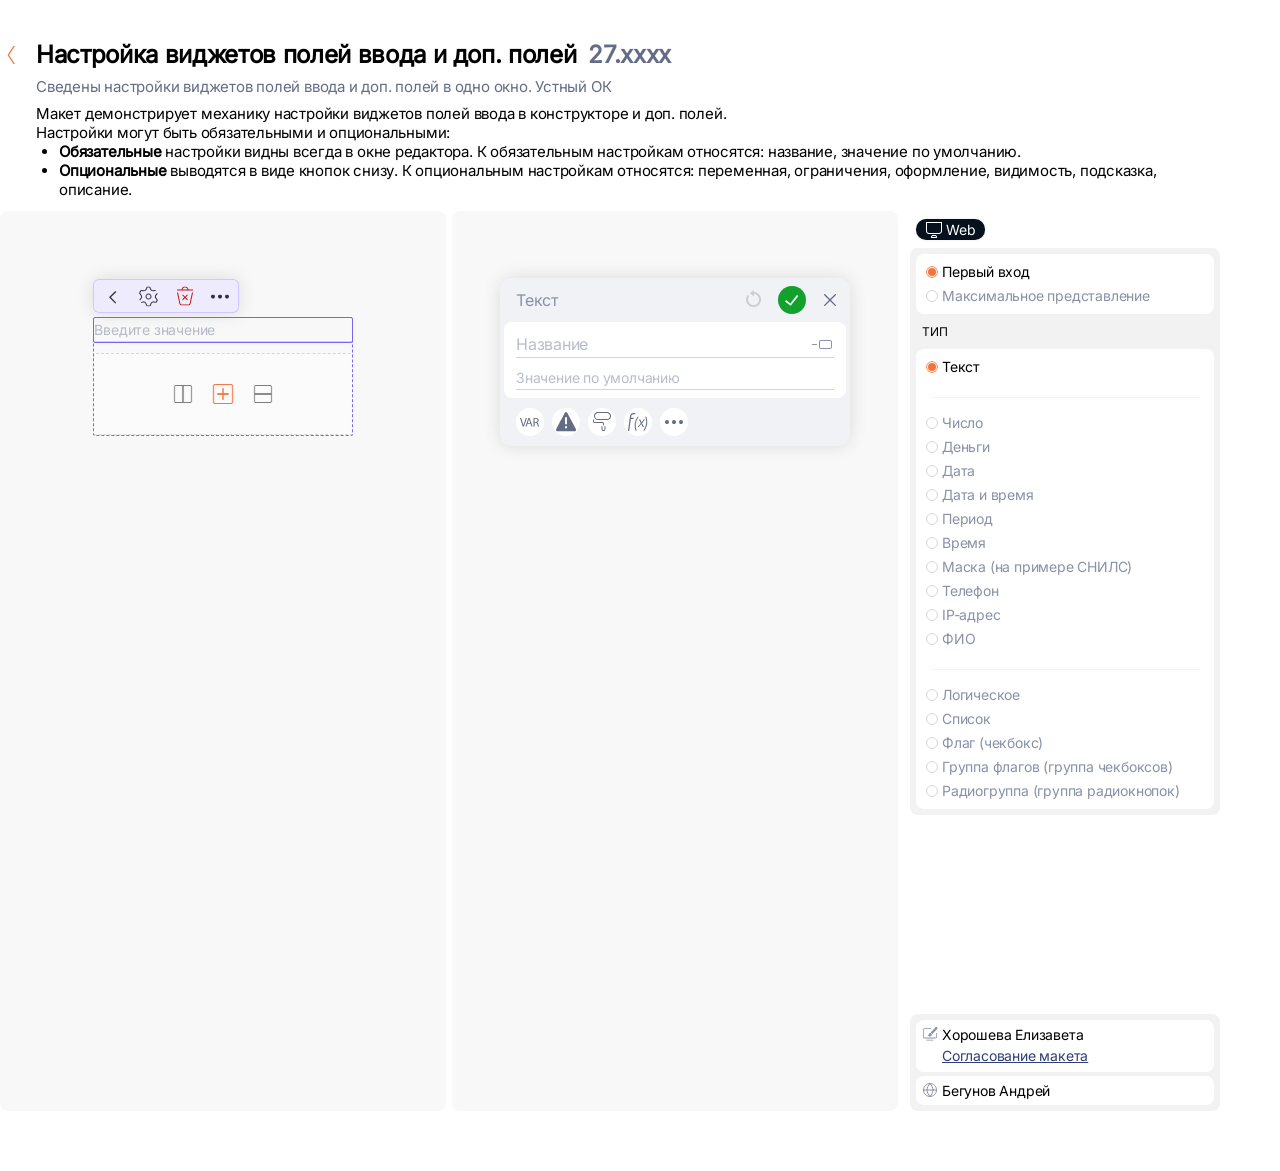
<file: index.html>
<!doctype html>
<html lang="ru">
<head>
  <meta charset="utf-8">
  <meta name="viewport" content="width=device-width, initial-scale=1">
  <title>Настройка оформления виджетов</title>
  <link rel="stylesheet" href="styles.css?v=full-name-font-size">
  <script src="color-dialog.js" defer></script>
  <script src="app.js?v=full-name-widget" defer></script>
</head>
<body>
  <svg xmlns="http://www.w3.org/2000/svg" aria-hidden="true" width="0" height="0" style="position: absolute">
    <defs>
      <symbol id="icon-toolbar-back" viewBox="0 0 8 13" fill="none">
        <path d="M6.28125 0L7.3125 0.984375L1.92188 6.32812L7.21875 11.6719L6.32812 12.5625L0 6.32812L6.28125 0Z" fill="#333333"/>
      </symbol>
      <symbol id="icon-toolbar-settings" viewBox="0 0 19 20" fill="none">
        <path d="M9.51562 11.9531C10.0781 11.9531 10.5469 11.7656 10.9219 11.3906C11.3281 10.9844 11.5312 10.5156 11.5312 9.98438C11.5312 9.42188 11.3281 8.95312 10.9219 8.57812C10.5469 8.17188 10.0781 7.96875 9.51562 7.96875C8.95312 7.96875 8.46875 8.17188 8.0625 8.57812C7.6875 8.95312 7.5 9.42188 7.5 9.98438C7.5 10.5156 7.6875 10.9844 8.0625 11.3906C8.46875 11.7656 8.95312 11.9531 9.51562 11.9531ZM2.48438 8.39062C2.89062 8.92188 3.09375 9.53125 3.09375 10.2188C3.09375 10.875 2.89062 11.4688 2.48438 12L1.07812 13.875L0.28125 13.2656L1.6875 11.3906C1.96875 11.0469 2.10938 10.6562 2.10938 10.2188C2.10938 9.75 1.96875 9.34375 1.6875 9L0 6.79688L0.09375 6.51562C0.46875 5.45312 1.03125 4.48438 1.78125 3.60938L1.96875 3.375L4.6875 3.75H4.96875C5.3125 3.75 5.65625 3.65625 6 3.46875C6.34375 3.25 6.59375 2.9375 6.75 2.53125L7.73438 0.140625L8.01562 0.09375C8.26562 0.03125 8.5 0 8.71875 0H10.125C10.3438 0 10.5781 0.03125 10.8281 0.09375L11.1094 0.140625L12.1406 2.53125C12.2969 2.9375 12.5469 3.25 12.8906 3.46875C13.2344 3.65625 13.5781 3.75 13.9219 3.75H14.2031L16.6875 3.42188L16.8281 4.40625L14.3438 4.73438H14.0156C13.4844 4.73438 12.9375 4.59375 12.375 4.3125C11.8438 4 11.4531 3.53125 11.2031 2.90625L10.4062 1.03125C10.0938 1 9.76562 0.984375 9.42188 0.984375C9.10938 0.984375 8.78125 1 8.4375 1.03125L7.6875 2.90625C7.4375 3.53125 7.03125 4 6.46875 4.3125C5.9375 4.59375 5.40625 4.73438 4.875 4.73438H4.54688L2.39062 4.45312C1.89062 5.07812 1.46875 5.79688 1.125 6.60938L2.48438 8.39062ZM9.51562 6.98438C10.3281 6.98438 11.0312 7.28125 11.625 7.875C12.2188 8.46875 12.5156 9.17188 12.5156 9.98438C12.5156 10.7969 12.2188 11.5 11.625 12.0938C11.0312 12.6875 10.3281 12.9844 9.51562 12.9844C8.70312 12.9844 8 12.6875 7.40625 12.0938C6.8125 11.5 6.51562 10.7969 6.51562 9.98438C6.51562 9.17188 6.8125 8.46875 7.40625 7.875C8 7.28125 8.70312 6.98438 9.51562 6.98438ZM18.8438 13.4062L18.75 13.6875C18.4375 14.5625 17.9688 15.375 17.3438 16.125L17.2031 16.3594L14.5781 15.9844H14.2969C13.9531 15.9844 13.6094 16.0938 13.2656 16.3125C12.9219 16.5 12.6719 16.7969 12.5156 17.2031L11.4375 19.7812L11.1562 19.8281C10.5938 19.9219 10.0156 19.9688 9.42188 19.9688C8.89062 19.9688 8.34375 19.9219 7.78125 19.8281L7.5 19.7812L6.46875 17.25C6.3125 16.8438 6.04688 16.5469 5.67188 16.3594C5.32812 16.1406 4.98438 16.0312 4.64062 16.0312H4.35938L2.0625 16.3594L1.96875 15.375L4.21875 15.0469H4.54688C5.10938 15.0469 5.65625 15.2031 6.1875 15.5156C6.75 15.7969 7.15625 16.25 7.40625 16.875L8.20312 18.8906C8.64062 18.9219 9.0625 18.9375 9.46875 18.9375C9.90625 18.9375 10.3281 18.9219 10.7344 18.8906L11.5781 16.8281C11.8281 16.2031 12.2188 15.75 12.75 15.4688C13.3125 15.1562 13.8594 15 14.3906 15H14.7188L16.7344 15.2812C16.9219 15.0312 17.0938 14.7656 17.25 14.4844C17.4062 14.1719 17.5625 13.875 17.7188 13.5938L16.5 11.9531C16.0625 11.4219 15.8438 10.8281 15.8438 10.1719C15.8438 9.48438 16.0625 8.875 16.5 8.34375L17.9531 6.375L18.75 6.98438L17.2969 8.95312C17.0156 9.29688 16.875 9.70312 16.875 10.1719C16.875 10.6094 17.0156 11 17.2969 11.3438L18.8438 13.4062Z" fill="#333333"/>
      </symbol>
      <symbol id="icon-toolbar-delete" viewBox="0 0 17 19" fill="none">
        <path d="M10.5 3C10.5 2.9375 10.4844 2.90625 10.4531 2.90625C10.4531 2.875 10.4531 2.82812 10.4531 2.76562C10.0156 1.57812 9.20312 0.984375 8.01562 0.984375C6.82812 0.984375 6.01562 1.57812 5.57812 2.76562C5.57812 2.82812 5.5625 2.875 5.53125 2.90625C5.53125 2.90625 5.53125 2.9375 5.53125 3H10.5ZM0 6H1.03125L3.28125 16.6875C3.34375 17.0625 3.54688 17.375 3.89062 17.625C4.26562 17.875 4.64062 18 5.01562 18H11.0156C11.3906 18 11.75 17.875 12.0938 17.625C12.4688 17.375 12.6875 17.0625 12.75 16.6875L15 6H16.0312L13.7344 16.8281C13.6719 17.4531 13.3594 17.9688 12.7969 18.375C12.2344 18.7812 11.6406 18.9844 11.0156 18.9844H5.01562C4.39062 18.9844 3.79688 18.7812 3.23438 18.375C2.67188 17.9688 2.35938 17.4531 2.29688 16.8281L0 6ZM0 3H4.5L4.54688 2.90625V2.76562C4.57812 2.70312 4.59375 2.65625 4.59375 2.625C4.59375 2.5625 4.60938 2.5 4.64062 2.4375C4.76562 2.09375 4.9375 1.76562 5.15625 1.45312C5.40625 1.07812 5.75 0.75 6.1875 0.46875C6.65625 0.15625 7.26562 0 8.01562 0C8.76562 0 9.35938 0.15625 9.79688 0.46875C10.2656 0.75 10.625 1.07812 10.875 1.45312C11.0312 1.64062 11.2031 1.96875 11.3906 2.4375C11.4219 2.5 11.4375 2.5625 11.4375 2.625C11.4375 2.65625 11.4531 2.70312 11.4844 2.76562V2.90625H11.5312V3H16.0312V3.98438H0V3ZM5.20312 12.9375L7.3125 10.8281L5.20312 8.67188L5.90625 7.96875L8.01562 10.125L10.125 7.96875L10.8281 8.67188L8.71875 10.8281L10.8281 12.9375L10.125 13.6406L8.01562 11.5312L5.90625 13.6406L5.20312 12.9375Z" fill="#C2140A"/>
      </symbol>
      <symbol id="icon-toolbar-more" viewBox="0 0 18 5" fill="none">
        <path d="M2.01562 0C2.54688 0 3 0.203125 3.375 0.609375C3.78125 0.984375 3.98438 1.45312 3.98438 2.01562C3.98438 2.57812 3.78125 3.0625 3.375 3.46875C3 3.84375 2.54688 4.03125 2.01562 4.03125C1.45312 4.03125 0.96875 3.84375 0.5625 3.46875C0.1875 3.0625 0 2.57812 0 2.01562C0 1.45312 0.1875 0.984375 0.5625 0.609375C0.96875 0.203125 1.45312 0 2.01562 0ZM9 0C9.5625 0 10.0312 0.203125 10.4062 0.609375C10.8125 0.984375 11.0156 1.45312 11.0156 2.01562C11.0156 2.57812 10.8125 3.0625 10.4062 3.46875C10.0312 3.84375 9.5625 4.03125 9 4.03125C8.4375 4.03125 7.95312 3.84375 7.54688 3.46875C7.17188 3.0625 6.98438 2.57812 6.98438 2.01562C6.98438 1.45312 7.17188 0.984375 7.54688 0.609375C7.95312 0.203125 8.4375 0 9 0ZM15.9844 0C16.5469 0 17.0156 0.203125 17.3906 0.609375C17.7969 0.984375 18 1.45312 18 2.01562C18 2.57812 17.7969 3.0625 17.3906 3.46875C17.0156 3.84375 16.5469 4.03125 15.9844 4.03125C15.4531 4.03125 14.9844 3.84375 14.5781 3.46875C14.2031 3.0625 14.0156 2.57812 14.0156 2.01562C14.0156 1.45312 14.2031 0.984375 14.5781 0.609375C14.9844 0.203125 15.4531 0 15.9844 0Z" fill="#333333"/>
      </symbol>
      <symbol id="icon-save" viewBox="0 0 14 11" fill="none">
        <path d="M5.71875 10.8125L0 6.40625L1.0625 5L5.375 8.40625L11.9375 0L13.3125 1.09375L5.71875 10.8125Z" fill="white"/>
      </symbol>
      <symbol id="icon-close" viewBox="0 0 12 12" fill="none">
        <path d="M11.7917 10.875C11.9306 10.9861 12 11.1389 12 11.3333C12 11.5278 11.9306 11.6806 11.7917 11.7917C11.7361 11.875 11.6667 11.9306 11.5833 11.9583C11.5 11.9861 11.4167 12 11.3333 12C11.25 12 11.1667 11.9861 11.0833 11.9583C11 11.9306 10.9306 11.875 10.875 11.7917L6 6.95833L1.125 11.7917C1.06944 11.875 1 11.9306 0.916667 11.9583C0.833333 11.9861 0.75 12 0.666667 12C0.583333 12 0.5 11.9861 0.416667 11.9583C0.333333 11.9306 0.263889 11.875 0.208333 11.7917C0.0694444 11.6806 0 11.5278 0 11.3333C0 11.1389 0.0694444 10.9861 0.208333 10.875L5.04167 6L0.208333 1.125C0.0694444 1.01389 0 0.861111 0 0.666667C0 0.472222 0.0694444 0.319444 0.208333 0.208333C0.319444 0.0694444 0.472222 0 0.666667 0C0.861111 0 1.01389 0.0694444 1.125 0.208333L6 5.04167L10.875 0.208333C10.9861 0.0694444 11.1389 0 11.3333 0C11.5278 0 11.6806 0.0694444 11.7917 0.208333C11.9306 0.319444 12 0.472222 12 0.666667C12 0.861111 11.9306 1.01389 11.7917 1.125L6.95833 6L11.7917 10.875Z" fill="#656C87"/>
      </symbol>
      <symbol id="icon-footer-variable" viewBox="0 0 20 9" fill="none">
        <path d="M10.2656 4.96875L9.46875 2.57812C9.46875 2.54688 9.45312 2.51562 9.42188 2.48438V2.4375C9.39062 2.375 9.375 2.32812 9.375 2.29688V2.25C9.34375 2.21875 9.32812 2.1875 9.32812 2.15625C9.29688 2.125 9.28125 2.09375 9.28125 2.0625V2.01562C9.28125 1.98438 9.26562 1.95312 9.23438 1.92188V1.78125C9.14062 1.5625 9.0625 1.3125 9 1.03125L8.8125 1.78125C8.75 2.03125 8.67188 2.29688 8.57812 2.57812L7.78125 4.96875H10.2656ZM14.625 4.03125H15.7031C16.2969 4.03125 16.7656 3.89062 17.1094 3.60938C17.4531 3.29688 17.625 2.90625 17.625 2.4375C17.625 1.9375 17.4375 1.54688 17.0625 1.26562C16.7188 0.984375 16.2656 0.84375 15.7031 0.84375H15.5625C15.4062 0.84375 15.2344 0.859375 15.0469 0.890625C14.8906 0.890625 14.7344 0.90625 14.5781 0.9375L14.625 4.03125ZM2.76562 8.48438L0 0.09375H1.17188L2.53125 4.21875C2.6875 4.78125 2.84375 5.32812 3 5.85938C3.15625 6.35938 3.29688 6.85938 3.42188 7.35938C3.54688 6.85938 3.70312 6.34375 3.89062 5.8125V5.67188L3.9375 5.625V5.53125L3.98438 5.48438V5.4375L4.03125 5.39062V5.29688L4.07812 5.25C4.17188 4.90625 4.28125 4.5625 4.40625 4.21875L5.8125 0.09375H6.9375L3.9375 8.48438H2.76562ZM7.5 5.8125L6.65625 8.48438H5.53125L8.34375 0.09375H9.65625L12.5156 8.48438H11.3906L10.5 5.8125H7.5ZM13.5 0.1875C13.8125 0.125 14.125 0.078125 14.4375 0.046875C14.7812 0.015625 15.125 0 15.4688 0H16.0312C16.4062 0 16.7656 0.0625 17.1094 0.1875C17.4531 0.3125 17.7656 0.46875 18.0469 0.65625C18.2656 0.875 18.4219 1.10938 18.5156 1.35938C18.6406 1.60938 18.7031 1.89062 18.7031 2.20312V2.29688C18.7031 2.79688 18.5469 3.25 18.2344 3.65625C17.9531 4.03125 17.5938 4.28125 17.1562 4.40625C17.4688 4.5625 17.7344 4.79688 17.9531 5.10938C18.2031 5.39062 18.3438 5.71875 18.375 6.09375C18.4375 6.5625 18.5312 7 18.6562 7.40625C18.7812 7.78125 18.9062 8.15625 19.0312 8.53125L17.9062 8.4375C17.7812 8.15625 17.6719 7.85938 17.5781 7.54688C17.4844 7.20312 17.4062 6.84375 17.3438 6.46875C17.2188 5.875 17.0312 5.45312 16.7812 5.20312C16.5312 4.95312 16.1562 4.8125 15.6562 4.78125H14.6719V8.4375H13.5V0.1875Z" fill="#656C87"/>
      </symbol>
      <symbol id="icon-footer-limits" viewBox="0 0 21 20" fill="none">
        <path d="M19.7344 16.6875C19.9531 17.0625 20.0625 17.4219 20.0625 17.7656C20.0625 18.0156 19.9531 18.3281 19.7344 18.7031C19.5156 19.0469 19.0312 19.2188 18.2812 19.2188H1.78125C1.03125 19.2188 0.546875 19.0469 0.328125 18.7031C0.109375 18.3281 0 18.0156 0 17.7656C0 17.4219 0.109375 17.0625 0.328125 16.6875L3.23438 11.25C3.57812 10.5938 4 9.79688 4.5 8.85938C5.03125 7.89062 5.46875 7.0625 5.8125 6.375L8.71875 0.984375C9.09375 0.328125 9.53125 0 10.0312 0C10.5312 0 10.9688 0.328125 11.3438 0.984375L14.25 6.375C14.5938 7.03125 15.0156 7.84375 15.5156 8.8125C16.0469 9.75 16.4844 10.5469 16.8281 11.2031L19.7344 16.6875ZM11.0156 5.20312H9.04688V12.2344H11.0156V5.20312ZM11.0156 14.2031H9.04688V16.2188H11.0156V14.2031Z" fill="#656C87"/>
      </symbol>
      <symbol id="icon-footer-appearance" viewBox="0 0 18 20" fill="none">
        <path d="M13.9688 0C14.5312 0 15.0469 0.109375 15.5156 0.328125C16.0156 0.546875 16.4375 0.84375 16.7812 1.21875C17.1562 1.5625 17.4531 1.98438 17.6719 2.48438C17.8906 2.95312 18 3.46875 18 4.03125C18 4.59375 17.8906 5.125 17.6719 5.625C17.4531 6.09375 17.1562 6.51562 16.7812 6.89062C16.4375 7.23438 16.0156 7.51562 15.5156 7.73438C15.0469 7.92188 14.5312 8.01562 13.9688 8.01562H4.96875C3.875 8.01562 2.9375 7.625 2.15625 6.84375C1.375 6.0625 0.984375 5.125 0.984375 4.03125C0.984375 3.46875 1.07812 2.95312 1.26562 2.48438C1.48438 1.98438 1.76562 1.5625 2.10938 1.21875C2.48438 0.84375 2.90625 0.546875 3.375 0.328125C3.875 0.109375 4.40625 0 4.96875 0H13.9688ZM1.96875 4.03125C1.96875 4.84375 2.26562 5.54688 2.85938 6.14062C3.45312 6.73438 4.15625 7.03125 4.96875 7.03125H13.9688C14.8125 7.03125 15.5156 6.73438 16.0781 6.14062C16.6719 5.54688 16.9688 4.84375 16.9688 4.03125C16.9688 3.1875 16.6719 2.48438 16.0781 1.92188C15.5156 1.32812 14.8125 1.03125 13.9688 1.03125H4.96875C4.15625 1.03125 3.45312 1.32812 2.85938 1.92188C2.26562 2.48438 1.96875 3.1875 1.96875 4.03125ZM0.46875 7.5C0.8125 7.5 0.984375 7.67188 0.984375 8.01562V9.51562C0.984375 9.85938 1.15625 10.0312 1.5 10.0312H9.46875C9.90625 10.0312 10.2656 10.1719 10.5469 10.4531C10.8281 10.7344 10.9688 11.0938 10.9688 11.5312V13.0312C10.9688 13.3438 10.8125 13.5 10.5 13.5C10.1562 13.5 9.98438 13.3438 9.98438 13.0312V11.5312C9.98438 11.1875 9.8125 11.0156 9.46875 11.0156H1.5C1.0625 11.0156 0.703125 10.875 0.421875 10.5938C0.140625 10.3125 0 9.95312 0 9.51562V8.01562C0 7.67188 0.15625 7.5 0.46875 7.5ZM9 14.0156C9.3125 14.0156 9.46875 14.1875 9.46875 14.5312V17.0156C9.46875 17.2969 9.5625 17.5312 9.75 17.7188C9.96875 17.9062 10.2188 18 10.5 18C10.75 18 10.9688 17.9062 11.1562 17.7188C11.375 17.5312 11.4844 17.2969 11.4844 17.0156V14.5312C11.4844 14.1875 11.6562 14.0156 12 14.0156C12.3125 14.0156 12.4688 14.1875 12.4688 14.5312V17.0156C12.4688 17.5781 12.2656 18.0625 11.8594 18.4688C11.4844 18.8438 11.0312 19.0312 10.5 19.0312C9.9375 19.0312 9.45312 18.8438 9.04688 18.4688C8.67188 18.0625 8.48438 17.5781 8.48438 17.0156V14.5312C8.48438 14.1875 8.65625 14.0156 9 14.0156Z" fill="#656C87"/>
      </symbol>
      <symbol id="icon-footer-appearance-size" viewBox="0 0 18 18" fill="none">
        <path d="M14.2969 3.51562C14.3594 3.48438 14.4062 3.5 14.4375 3.5625C14.5 3.59375 14.5156 3.64062 14.4844 3.70312L13.875 6.79688C13.8125 6.98438 13.7188 7.01562 13.5938 6.89062L12.6562 6L6 12.6562L6.89062 13.5938C7.01562 13.7188 6.98438 13.8125 6.79688 13.875L3.70312 14.4844C3.64062 14.5156 3.57812 14.5156 3.51562 14.4844C3.48438 14.4219 3.48438 14.3594 3.51562 14.2969L4.125 11.2031C4.1875 11.0156 4.28125 10.9844 4.40625 11.1094L5.34375 12L12 5.34375L11.1094 4.40625C10.9844 4.28125 11.0156 4.1875 11.2031 4.125L14.2969 3.51562ZM15.9844 0C16.5469 0 17.0156 0.203125 17.3906 0.609375C17.7969 0.984375 18 1.45312 18 2.01562V15.9844C18 16.5469 17.7969 17.0312 17.3906 17.4375C17.0156 17.8125 16.5469 18 15.9844 18H2.01562C1.45312 18 0.96875 17.8125 0.5625 17.4375C0.1875 17.0312 0 16.5469 0 15.9844V2.01562C0 1.45312 0.1875 0.984375 0.5625 0.609375C0.96875 0.203125 1.45312 0 2.01562 0H15.9844ZM2.01562 0.984375C1.73438 0.984375 1.48438 1.09375 1.26562 1.3125C1.07812 1.5 0.984375 1.73438 0.984375 2.01562V15.9844C0.984375 16.2656 1.07812 16.5156 1.26562 16.7344C1.48438 16.9219 1.73438 17.0156 2.01562 17.0156H15.9844C16.2656 17.0156 16.5 16.9219 16.6875 16.7344C16.9062 16.5156 17.0156 16.2656 17.0156 15.9844V2.01562C17.0156 1.73438 16.9062 1.5 16.6875 1.3125C16.5 1.09375 16.2656 0.984375 15.9844 0.984375H2.01562Z" fill="#656C87"/>
      </symbol>
      <symbol id="icon-footer-visibility" viewBox="0 0 20 19" fill="none">
        <path d="M5.76562 0.046875C5.79688 0.046875 5.82812 0.046875 5.85938 0.046875C5.92188 0.015625 5.98438 0 6.04688 0C6.10938 0 6.15625 0.015625 6.1875 0.046875C6.25 0.046875 6.29688 0.046875 6.32812 0.046875C6.45312 0.046875 6.5625 0.0625 6.65625 0.09375C6.78125 0.125 6.89062 0.171875 6.98438 0.234375C7.07812 0.265625 7.15625 0.328125 7.21875 0.421875C7.28125 0.484375 7.3125 0.578125 7.3125 0.703125C7.3125 0.796875 7.29688 0.890625 7.26562 0.984375C7.23438 1.04688 7.1875 1.10938 7.125 1.17188H7.07812C7.07812 1.20312 7.0625 1.21875 7.03125 1.21875C7 1.21875 6.98438 1.23438 6.98438 1.26562H6.9375C6.875 1.29688 6.79688 1.3125 6.70312 1.3125H6.14062L5.4375 1.21875H5.39062C5.10938 1.21875 4.82812 1.28125 4.54688 1.40625C4.29688 1.5 4.07812 1.65625 3.89062 1.875C3.70312 2.0625 3.54688 2.29688 3.42188 2.57812C3.32812 2.82812 3.25 3.10938 3.1875 3.42188L3 4.78125H5.29688C5.39062 4.78125 5.48438 4.82812 5.57812 4.92188C5.67188 5.01562 5.71875 5.125 5.71875 5.25V5.34375C5.71875 5.40625 5.70312 5.48438 5.67188 5.57812C5.64062 5.64062 5.59375 5.70312 5.53125 5.76562C5.46875 5.82812 5.40625 5.875 5.34375 5.90625C5.28125 5.9375 5.20312 5.95312 5.10938 5.95312H2.85938L1.21875 17.4844C1.21875 17.6719 1.15625 17.8281 1.03125 17.9531C0.90625 18.0469 0.765625 18.0938 0.609375 18.0938H0.46875C0.40625 18.0938 0.34375 18.0938 0.28125 18.0938C0.25 18.0625 0.21875 18.0312 0.1875 18C0.15625 18 0.125 17.9844 0.09375 17.9531C0.0625 17.8906 0.03125 17.8281 0 17.7656C0 17.7031 0 17.6406 0 17.5781V17.4844L1.92188 3.60938C1.98438 3.07812 2.125 2.59375 2.34375 2.15625C2.5625 1.6875 2.85938 1.28125 3.23438 0.9375C3.57812 0.65625 3.95312 0.4375 4.35938 0.28125C4.79688 0.125 5.26562 0.046875 5.76562 0.046875ZM7.96875 17.8594C7.875 17.8594 7.79688 17.8438 7.73438 17.8125C7.67188 17.75 7.625 17.6875 7.59375 17.625C7.3125 16.9062 7.07812 16.1406 6.89062 15.3281C6.73438 14.4844 6.65625 13.625 6.65625 12.75V12.3281C6.65625 11.5469 6.71875 10.7812 6.84375 10.0312C7 9.28125 7.20312 8.5625 7.45312 7.875C7.70312 7.125 8.01562 6.42188 8.39062 5.76562C8.76562 5.07812 9.1875 4.42188 9.65625 3.79688C9.6875 3.73438 9.73438 3.6875 9.79688 3.65625C9.89062 3.625 9.98438 3.59375 10.0781 3.5625C10.2031 3.5625 10.2969 3.60938 10.3594 3.70312C10.4531 3.76562 10.5 3.85938 10.5 3.98438C10.4688 4.01562 10.4531 4.04688 10.4531 4.07812C10.4531 4.14062 10.4375 4.21875 10.4062 4.3125C10.375 4.375 10.3281 4.4375 10.2656 4.5C9.48438 5.59375 8.85938 6.79688 8.39062 8.10938C7.95312 9.39062 7.71875 10.7656 7.6875 12.2344V12.5156C7.6875 13.3281 7.75 14.1094 7.875 14.8594C8.03125 15.6094 8.25 16.3438 8.53125 17.0625C8.53125 17.125 8.54688 17.1719 8.57812 17.2031V17.2969C8.57812 17.3594 8.5625 17.4375 8.53125 17.5312C8.5 17.5938 8.46875 17.6406 8.4375 17.6719C8.40625 17.7344 8.34375 17.7812 8.25 17.8125C8.1875 17.8438 8.125 17.8594 8.0625 17.8594H7.96875ZM15.1875 14.2031C15.0938 14.2031 15 14.1719 14.9062 14.1094C14.8125 14.0469 14.75 13.9688 14.7188 13.875L13.2656 10.9219L10.8281 13.9219C10.7969 14.0156 10.7344 14.0938 10.6406 14.1562C10.5781 14.1875 10.5 14.2031 10.4062 14.2031C10.3438 14.2031 10.2812 14.1875 10.2188 14.1562C10.1562 14.125 10.1094 14.0938 10.0781 14.0625C10.0469 14.0312 10.0156 14 9.98438 13.9688C9.95312 13.9062 9.9375 13.8438 9.9375 13.7812V13.7344C9.9375 13.7031 9.95312 13.6719 9.98438 13.6406C10.0156 13.5781 10.0312 13.5312 10.0312 13.5L12.8906 10.125L11.2031 6.9375V6.79688C11.2031 6.70312 11.2188 6.625 11.25 6.5625C11.2812 6.5 11.3281 6.4375 11.3906 6.375C11.4219 6.34375 11.4688 6.3125 11.5312 6.28125C11.625 6.25 11.7031 6.23438 11.7656 6.23438C11.8594 6.23438 11.9375 6.26562 12 6.32812C12.0938 6.39062 12.1562 6.46875 12.1875 6.5625L13.5938 9.28125L15.7031 6.5625C15.7656 6.46875 15.8438 6.39062 15.9375 6.32812C16.0312 6.26562 16.1406 6.23438 16.2656 6.23438C16.2969 6.23438 16.3438 6.25 16.4062 6.28125C16.4688 6.28125 16.5156 6.29688 16.5469 6.32812C16.5781 6.35938 16.6094 6.40625 16.6406 6.46875C16.6719 6.53125 16.6875 6.59375 16.6875 6.65625V6.70312C16.6875 6.73438 16.6719 6.78125 16.6406 6.84375C16.6094 6.875 16.5781 6.90625 16.5469 6.9375L13.9688 10.125L15.7969 13.5V13.6406C15.7969 13.7344 15.7812 13.8125 15.75 13.875C15.7188 13.9375 15.6719 13.9844 15.6094 14.0156C15.5469 14.0781 15.4844 14.125 15.4219 14.1562C15.3594 14.1875 15.2812 14.2031 15.1875 14.2031ZM18.2344 9.23438V8.85938C18.2344 8.07812 18.1562 7.3125 18 6.5625C17.875 5.8125 17.6875 5.09375 17.4375 4.40625C17.4062 4.40625 17.375 4.39062 17.3438 4.35938C17.3438 4.29688 17.3438 4.23438 17.3438 4.17188C17.3438 4.07812 17.3594 4 17.3906 3.9375V3.89062C17.4219 3.89062 17.4375 3.875 17.4375 3.84375V3.79688H17.4844V3.75C17.5469 3.71875 17.6094 3.6875 17.6719 3.65625C17.7344 3.59375 17.8125 3.5625 17.9062 3.5625C18 3.59375 18.0781 3.64062 18.1406 3.70312C18.2031 3.73438 18.25 3.78125 18.2812 3.84375C18.5938 4.5625 18.8281 5.34375 18.9844 6.1875C19.1719 7 19.2656 7.84375 19.2656 8.71875C19.2656 8.78125 19.25 8.84375 19.2188 8.90625C19.2188 8.9375 19.2188 8.98438 19.2188 9.04688C19.2188 9.82812 19.1562 10.6094 19.0312 11.3906C18.9062 12.1406 18.7188 12.8594 18.4688 13.5469C18.2188 14.2969 17.9062 15.0156 17.5312 15.7031C17.1875 16.3594 16.7812 17 16.3125 17.625C16.2812 17.6875 16.2344 17.7344 16.1719 17.7656C16.1094 17.7969 16.0312 17.8125 15.9375 17.8125H15.8906C15.7656 17.8125 15.6562 17.7812 15.5625 17.7188C15.5 17.625 15.4688 17.5156 15.4688 17.3906V17.3438C15.5 17.25 15.5312 17.1719 15.5625 17.1094C15.5938 17.0469 15.6406 16.9844 15.7031 16.9219C16.4844 15.8281 17.0938 14.6406 17.5312 13.3594C17.9688 12.0469 18.2031 10.6719 18.2344 9.23438Z" fill="#656C87"/>
      </symbol>
      <symbol id="icon-footer-hint" viewBox="0 0 20 15" fill="none">
        <path d="M9.98438 3.98438H6.98438V12H6V3.98438H3V3H9.98438V3.98438ZM15 6.98438H12.9844V12H12V6.98438H9.98438V6H15V6.98438ZM18 0C18.5312 0 18.9844 0.203125 19.3594 0.609375C19.7656 0.984375 19.9688 1.4375 19.9688 1.96875V12.9844C19.9688 13.5469 19.7656 14.0312 19.3594 14.4375C18.9844 14.8125 18.5312 15 18 15H1.96875C1.40625 15 0.9375 14.8125 0.5625 14.4375C0.1875 14 0 13.5156 0 12.9844V1.96875C0 1.4375 0.1875 0.984375 0.5625 0.609375C0.9375 0.203125 1.40625 0 1.96875 0H18ZM1.96875 0.984375C1.6875 0.984375 1.45312 1.09375 1.26562 1.3125C1.07812 1.5 0.984375 1.71875 0.984375 1.96875V12.9844C0.984375 13.2656 1.07812 13.5 1.26562 13.6875C1.45312 13.875 1.6875 13.9688 1.96875 13.9688H18C18.25 13.9688 18.4688 13.875 18.6562 13.6875C18.875 13.5 18.9844 13.2656 18.9844 12.9844V1.96875C18.9844 1.71875 18.875 1.5 18.6562 1.3125C18.4688 1.09375 18.25 0.984375 18 0.984375H1.96875Z" fill="#656C87"/>
      </symbol>
      <symbol id="icon-footer-description" viewBox="0 0 20 20" fill="none">
        <path d="M9.98438 0C11.3594 0 12.6562 0.265625 13.875 0.796875C15.0938 1.29688 16.1562 2 17.0625 2.90625C17.9688 3.8125 18.6719 4.875 19.1719 6.09375C19.7031 7.3125 19.9688 8.60938 19.9688 9.98438C19.9688 11.3594 19.7031 12.6562 19.1719 13.875C18.6719 15.0938 17.9688 16.1562 17.0625 17.0625C16.1562 17.9688 15.0938 18.6875 13.875 19.2188C12.6562 19.7188 11.3594 19.9688 9.98438 19.9688C8.60938 19.9688 7.3125 19.7188 6.09375 19.2188C4.875 18.6875 3.8125 17.9688 2.90625 17.0625C2 16.1562 1.28125 15.0938 0.75 13.875C0.25 12.6562 0 11.3594 0 9.98438C0 8.60938 0.25 7.3125 0.75 6.09375C1.28125 4.875 2 3.8125 2.90625 2.90625C3.8125 2 4.875 1.29688 6.09375 0.796875C7.3125 0.265625 8.60938 0 9.98438 0ZM0.984375 9.98438C0.984375 11.2344 1.21875 12.4062 1.6875 13.5C2.15625 14.5938 2.79688 15.5469 3.60938 16.3594C4.42188 17.1719 5.375 17.8125 6.46875 18.2812C7.5625 18.75 8.73438 18.9844 9.98438 18.9844C11.2344 18.9844 12.4062 18.75 13.5 18.2812C14.5938 17.8125 15.5469 17.1719 16.3594 16.3594C17.1719 15.5469 17.8125 14.5938 18.2812 13.5C18.75 12.4062 18.9844 11.2344 18.9844 9.98438C18.9844 8.73438 18.75 7.5625 18.2812 6.46875C17.8125 5.375 17.1719 4.42188 16.3594 3.60938C15.5469 2.79688 14.5938 2.15625 13.5 1.6875C12.4062 1.21875 11.2344 0.984375 9.98438 0.984375C8.73438 0.984375 7.5625 1.21875 6.46875 1.6875C5.375 2.15625 4.42188 2.79688 3.60938 3.60938C2.79688 4.42188 2.15625 5.375 1.6875 6.46875C1.21875 7.5625 0.984375 8.73438 0.984375 9.98438ZM9.46875 9.46875C9.46875 9.15625 9.64062 9 9.98438 9C10.3281 9 10.5 9.15625 10.5 9.46875V14.4844C10.5 14.8281 10.3281 15 9.98438 15C9.64062 15 9.46875 14.8281 9.46875 14.4844V9.46875ZM9 6C9 5.71875 9.09375 5.48438 9.28125 5.29688C9.46875 5.07812 9.70312 4.96875 9.98438 4.96875C10.2656 4.96875 10.5 5.07812 10.6875 5.29688C10.875 5.48438 10.9688 5.71875 10.9688 6C10.9688 6.25 10.875 6.48438 10.6875 6.70312C10.5 6.89062 10.2656 6.98438 9.98438 6.98438C9.70312 6.98438 9.46875 6.89062 9.28125 6.70312C9.09375 6.48438 9 6.25 9 6Z" fill="#656C87"/>
      </symbol>
      <symbol id="icon-footer-multiline" viewBox="0 0 20 15" fill="none">
        <path d="M0.984375 12.9844C0.984375 13.2656 1.07812 13.5 1.26562 13.6875C1.45312 13.875 1.6875 13.9688 1.96875 13.9688H18C18.25 13.9688 18.4688 13.875 18.6562 13.6875C18.875 13.5 18.9844 13.2656 18.9844 12.9844V1.96875C18.9844 1.71875 18.875 1.5 18.6562 1.3125C18.4688 1.09375 18.25 0.984375 18 0.984375H1.96875C1.6875 0.984375 1.45312 1.09375 1.26562 1.3125C1.07812 1.5 0.984375 1.71875 0.984375 1.96875V12.9844ZM0 1.96875C0 1.4375 0.1875 0.984375 0.5625 0.609375C0.9375 0.203125 1.40625 0 1.96875 0H18C18.5312 0 18.9844 0.203125 19.3594 0.609375C19.7656 0.984375 19.9688 1.4375 19.9688 1.96875V12.9844C19.9688 13.5469 19.7656 14.0312 19.3594 14.4375C18.9844 14.8125 18.5312 15 18 15H1.96875C1.40625 15 0.9375 14.8125 0.5625 14.4375C0.1875 14 0 13.5156 0 12.9844V1.96875ZM12.5156 6.98438C12.8281 6.98438 12.9844 7.15625 12.9844 7.5C12.9844 7.8125 12.8281 7.96875 12.5156 7.96875H3.46875C3.15625 7.96875 3 7.8125 3 7.5C3 7.15625 3.15625 6.98438 3.46875 6.98438H12.5156ZM10.5 3.98438C10.8125 3.98438 10.9688 4.15625 10.9688 4.5C10.9688 4.8125 10.8125 4.96875 10.5 4.96875H3.46875C3.15625 4.96875 3 4.8125 3 4.5C3 4.15625 3.15625 3.98438 3.46875 3.98438H10.5ZM11.4844 9.98438C11.7969 9.98438 11.9531 10.1562 11.9531 10.5C11.9531 10.8125 11.7969 10.9688 11.4844 10.9688H3.46875C3.15625 10.9688 3 10.8125 3 10.5C3 10.1562 3.15625 9.98438 3.46875 9.98438H11.4844Z" fill="#656C87"/>
      </symbol>
      <symbol id="icon-footer-more" viewBox="0 0 18 5" fill="none">
        <path d="M2.01562 0C2.54688 0 3 0.203125 3.375 0.609375C3.78125 0.984375 3.98438 1.45312 3.98438 2.01562C3.98438 2.57812 3.78125 3.0625 3.375 3.46875C3 3.84375 2.54688 4.03125 2.01562 4.03125C1.45312 4.03125 0.96875 3.84375 0.5625 3.46875C0.1875 3.0625 0 2.57812 0 2.01562C0 1.45312 0.1875 0.984375 0.5625 0.609375C0.96875 0.203125 1.45312 0 2.01562 0ZM9 0C9.5625 0 10.0312 0.203125 10.4062 0.609375C10.8125 0.984375 11.0156 1.45312 11.0156 2.01562C11.0156 2.57812 10.8125 3.0625 10.4062 3.46875C10.0312 3.84375 9.5625 4.03125 9 4.03125C8.4375 4.03125 7.95312 3.84375 7.54688 3.46875C7.17188 3.0625 6.98438 2.57812 6.98438 2.01562C6.98438 1.45312 7.17188 0.984375 7.54688 0.609375C7.95312 0.203125 8.4375 0 9 0ZM15.9844 0C16.5469 0 17.0156 0.203125 17.3906 0.609375C17.7969 0.984375 18 1.45312 18 2.01562C18 2.57812 17.7969 3.0625 17.3906 3.46875C17.0156 3.84375 16.5469 4.03125 15.9844 4.03125C15.4531 4.03125 14.9844 3.84375 14.5781 3.46875C14.2031 3.0625 14.0156 2.57812 14.0156 2.01562C14.0156 1.45312 14.2031 0.984375 14.5781 0.609375C14.9844 0.203125 15.4531 0 15.9844 0Z" fill="#656C87"/>
      </symbol>
      <symbol id="icon-footer-chevron" viewBox="0 0 7 12" fill="none">
        <path d="M6.4375 5.59375L0.8125 11.1875L0 10.375L4.75 5.59375L0 0.84375L0.84375 0L6.4375 5.59375Z" fill="#656C87"/>
      </symbol>
    </defs>
  </svg>
  <main class="demo">
    <header class="demo-heading">
      <h1><a href="http://axure.tensor.ru/StandardsV8/guidelines.html" target="_blank" rel="noopener">
        <img class="demo-heading-back" src="assets/demo-heading-back.svg" width="24" height="24" alt="">
        <span>Настройка виджетов полей ввода и доп. полей</span>
        <span class="demo-version">27.xxxx</span>
      </a></h1>
      <p class="demo-milestone">Сведены настройки виджетов полей ввода и доп. полей в одно окно. Устный ОК</p>
      <div class="demo-description">
        <p>Макет демонстрирует механику настройки виджетов полей ввода в конструкторе и доп. полей.</p>
        <p>Настройки могут быть обязательными и опциональными:</p>
        <ul>
          <li><strong>Обязательные</strong> настройки видны всегда в окне редактора. К обязательным настройкам относятся: название, значение по умолчанию.</li>
          <li><strong>Опциональные</strong> выводятся в виде кнопок снизу. К опциональным настройкам относятся: переменная, ограничения, оформление, видимость, подсказка, описание.</li>
        </ul>
      </div>
    </header>
    <section class="canvas" aria-label="Холст">
      <div class="preview-widget">
        <div class="toolbar" aria-hidden="true">
          <span><svg class="icon-toolbar-back" width="8" height="13" aria-hidden="true"><use href="#icon-toolbar-back"></use></svg></span>
          <span><svg class="icon-toolbar-settings" width="19" height="20" aria-hidden="true"><use href="#icon-toolbar-settings"></use></svg></span>
          <span><svg class="icon-toolbar-delete" width="17" height="19" aria-hidden="true"><use href="#icon-toolbar-delete"></use></svg></span>
          <span><svg class="icon-toolbar-more" width="18" height="5" aria-hidden="true"><use href="#icon-toolbar-more"></use></svg></span>
        </div>
        <div class="widget-layout">
          <div class="widget-frame">
            <div class="widget-preview" id="widget-preview" aria-label="Предпросмотр текстового поля">
              <div class="widget-content">
                <span id="preview-label" hidden></span>
                <span class="phone-flag preview-phone-flag" data-country="RU" hidden aria-hidden="true"></span>
                <span class="preview-input-wrap"><input id="preview-text" type="text" aria-label="Предпросмотр текстового поля" placeholder="Введите значение" autocomplete="off"></span>
                <span class="preview-input-wrap preview-full-name" hidden role="group" aria-label="ФИО">
                  <input type="text" aria-label="Фамилия" placeholder="Фамилия" autocomplete="off">
                  <input type="text" aria-label="Имя" placeholder="Имя" autocomplete="off">
                  <input type="text" aria-label="Отчество" placeholder="Отчество" autocomplete="off">
                </span>
                <span id="preview-period-dash" hidden aria-hidden="true">-</span>
                <span class="preview-input-wrap" hidden><input id="preview-period-end" type="text" inputmode="numeric" aria-label="Конец периода" autocomplete="off"></span>
                <span class="date-calendar preview-calendar" hidden aria-hidden="true">&#xe6c4;</span>
              </div>
            </div>
          </div>
          <div class="insert-positions" aria-hidden="true"><img src="assets/insert-positions.png" alt=""></div>
        </div>
      </div>
    </section>
    <section class="settings-stage" aria-label="Настройки виджета">
      <div class="settings">
        <header class="window-header">
          <h2 id="window-title">Текст</h2>
          <h2 class="detail-heading" hidden><button class="detail-back" type="button" data-view="main"><span class="detail-back-icon" aria-hidden="true"></span><span class="detail-title"></span></button></h2>
          <span class="header-size size-steps" hidden></span>
          <div class="window-actions">
            <button class="header-reset" type="button" data-reset-widget aria-label="Сбросить настройки виджета" disabled>&#xe629;</button>
            <span aria-hidden="true"><svg class="icon-save" width="14" height="11" aria-hidden="true"><use href="#icon-save"></use></svg></span>
            <svg class="close-icon" width="12" height="12" aria-hidden="true"><use href="#icon-close"></use></svg>
          </div>
        </header>
        <div class="window-content" id="settings-content"></div>
      </div>
    </section>
    <aside class="system-area" aria-label="Системная область">
      <div class="system-controls">
        <div class="system-toolbar">
          <span class="system-device"><img src="assets/system-web.svg" width="16" height="16" alt="">Web</span>
        </div>
        <div class="system-panel">
          <div class="system-card" role="radiogroup" aria-label="Состояние заполненности">
            <label class="system-option"><input type="radio" name="system-view" value="initial" checked>Первый вход</label>
            <label class="system-option"><input type="radio" name="system-view" value="maximum">Максимальное представление</label>
          </div>
          <div class="system-heading" id="system-type">Тип</div>
          <div class="system-card" role="radiogroup" aria-labelledby="system-type">
            <label class="system-option"><input type="radio" name="system-widget-type" value="text" checked>Текст</label>
            <div class="system-type-divider" aria-hidden="true"></div>
            <label class="system-option"><input type="radio" name="system-widget-type" value="number">Число</label>
            <label class="system-option"><input type="radio" name="system-widget-type" value="money">Деньги</label>
            <label class="system-option"><input type="radio" name="system-widget-type" value="date">Дата</label>
            <label class="system-option"><input type="radio" name="system-widget-type" value="datetime">Дата и время</label>
            <label class="system-option"><input type="radio" name="system-widget-type" value="period">Период</label>
            <label class="system-option"><input type="radio" name="system-widget-type" value="time">Время</label>
            <label class="system-option"><input type="radio" name="system-widget-type" value="mask">Маска (на примере СНИЛС)</label>
            <label class="system-option"><input type="radio" name="system-widget-type" value="phone">Телефон</label>
            <label class="system-option"><input type="radio" name="system-widget-type" value="ip">IP-адрес</label>
            <label class="system-option"><input type="radio" name="system-widget-type" value="fullName">ФИО</label>
            <div class="system-type-divider" aria-hidden="true"></div>
            <span class="system-option" role="radio" aria-checked="false" aria-disabled="true">Логическое</span>
            <span class="system-option" role="radio" aria-checked="false" aria-disabled="true">Список</span>
            <span class="system-option" role="radio" aria-checked="false" aria-disabled="true">Флаг (чекбокс)</span>
            <span class="system-option" role="radio" aria-checked="false" aria-disabled="true">Группа флагов (группа чекбоксов)</span>
            <span class="system-option" role="radio" aria-checked="false" aria-disabled="true">Радиогруппа (группа радиокнопок)</span>
          </div>
        </div>
        <div class="system-panel system-appearance" hidden>
          <div class="system-card" role="radiogroup" aria-label="Компоновка оформления">
            <label class="system-option"><input type="radio" name="appearance-mode" value="grouped">Оформление одним блоком</label>
            <label class="system-option"><input type="radio" name="appearance-mode" value="separate" checked>Оформление разными свойствами</label>
          </div>
        </div>
      </div>
      <div class="system-panel system-note">
        <div class="system-card system-person"><img src="assets/system-designer.svg" width="16" height="16" alt=""><div class="system-person-info">
          <span>Хорошева Елизавета</span>
          <a href="https://project.sbis.ru/shared/disk/e414112f-935e-4ee4-9e2c-c25443ae966f" target="_blank" rel="noopener">Согласование макета</a>
        </div></div>
        <div class="system-card system-person"><img src="assets/system-developer.svg" width="16" height="16" alt="">Бегунов Андрей</div>
      </div>
    </aside>
  </main>
</body>
</html>
</file>
<file: styles.css>
@font-face {
  font-family: Inter;
  src: url("assets/inter-latin.woff2") format("woff2");
  font-display: swap;
}
@font-face {
  font-family: Inter;
  src: url("assets/inter-cyrillic.woff2") format("woff2");
  unicode-range: U+0400-045F, U+0490-0491, U+04B0-04B1, U+2116;
  font-display: swap;
}
@font-face {
  font-family: Toolbar;
  src: url("assets/cbuc-icons24.ttf") format("truetype");
}
@font-face {
  font-family: SmallIcons;
  src: url("assets/cbuc-icons.ttf") format("truetype");
}

:root {
  --canvas: #f8f8f8;
  --window: #f0f2f5;
  --muted: #8991a9;
  --link: #2562aa;
  --line: #d2d6da;
  --selection: #7b62f8;
  --window-shadow: 0 0 18px #0000001f;
}
* { box-sizing: border-box; }
[hidden] { display: none !important; }
.color-window-frame { position: fixed; z-index: 10; inset: 0; width: 100%; height: 100%; border: 0; }
body { margin: 0; font: 14px Inter, Arial, sans-serif; letter-spacing: -.1974px; color: #000; }
button, input, select { font: inherit; color: inherit; }
button { border: 0; background: none; cursor: pointer; }
:focus { outline: none; }
button:focus-visible { background-color: #e8e9ed; }
input:focus-visible, select:focus-visible { border-bottom-color: #8991a9; }
.demo {
  display: grid; grid-template-columns: minmax(0, 1fr) minmax(0, 1fr) 316px; gap: 12px 6px;
  max-width: 1748px; min-height: 100vh; padding: 40px 60px 60px 0;
}
@media (min-width: 1748px) {
  .demo { margin-inline: auto; padding-inline: 30px; }
}
.demo-heading { grid-column: 1 / -1; display: grid; gap: 8px; font-size: 15px; letter-spacing: -.2115px; }
.demo-heading h1 { margin: 0; font-size: 24px; font-weight: 600; letter-spacing: -.3384px; }
.demo-heading h1 a { display: flex; align-items: center; gap: 12px; color: inherit; text-decoration: none; }
.demo-heading h1 a:focus-visible { outline: 1px solid var(--link); }
.demo-heading-back { display: block; flex: none; }
.demo-version, .demo-milestone { color: #656c87; }
.demo-heading p, .demo-heading ul { margin: 0; }
.demo-milestone, .demo-description { padding-left: 36px; }
.demo-heading ul { padding-left: 23px; }
.canvas, .settings-stage { min-width: 0; border-radius: 8px; background: var(--canvas); }
.canvas { padding: 68px clamp(24px, 7.3vw, 100px) 40px; }
.settings-stage { padding: 42px 16px 40px; }
.system-area { display: flex; flex-direction: column; justify-content: space-between; gap: 24px; min-height: 900px; margin-left: 6px; }
.system-toolbar { display: flex; align-items: flex-start; justify-content: space-between; min-height: 37px; }
.system-device {
  display: flex; align-items: center; gap: 4px; height: 21px; margin: 8px 0 0 6px; padding: 0 10px;
  border-radius: 10px; background: #05121e; color: #fff; box-shadow: 0 0 3px #0000001a;
}
.system-area img { display: block; flex: none; }
.system-panel { padding: 6px; border-radius: 8px; background: #f2f2f2; }
.system-card { margin: 0; padding: 6px; border-radius: 8px; background: #fff; }
.system-heading { margin: 4px 0; padding: 6px; font-size: 12px; text-transform: uppercase; }
.system-option { display: flex; align-items: center; min-height: 24px; color: var(--muted); line-height: 1.4; }
label.system-option { position: relative; cursor: pointer; }
.system-option input { position: absolute; opacity: 0; width: 12px; height: 12px; margin: 0 4px; }
.system-type-divider { height: 32px; margin-inline: 8px; background: linear-gradient(#0000000a, #0000000a) center 18px / 100% 1px no-repeat; }
.system-option::before { content: ""; box-sizing: border-box; flex: 0 0 12px; height: 12px; margin: 0 4px; border: 1px solid var(--line); border-radius: 50%; }
.system-option:has(input:not(:checked)):is(:hover, :focus-within) { text-decoration: underline; text-decoration-skip-ink: none; text-underline-position: from-font; }
.system-option:has(input:not(:checked)):is(:hover, :focus-within)::before { border-color: #f6733c; }
.system-option:is([aria-checked="true"], :has(input:checked)) { color: #000; }
.system-option:is([aria-checked="true"], :has(input:checked))::before { border: 0; background: url("assets/system-radio-selected.svg") center no-repeat; }
.system-appearance { margin-top: 8px; }
.system-note { display: grid; gap: 4px; }
.system-person { display: flex; align-items: flex-start; gap: 4px; }
.system-person-info { display: grid; gap: 4px; padding-bottom: 2px; }
.system-person-info a { color: #313e78; }
.preview-widget { max-width: 100%; }
.toolbar {
  display: inline-flex; align-items: center; margin-bottom: 5px; border-radius: 6px;
  background: #eeebff; border: 1px solid #7b62f840; box-shadow: var(--window-shadow);
  color: #333; user-select: none;
}
.toolbar span { display: grid; place-items: center; width: 36px; height: 32px; }
.toolbar svg { display: block; }
.toolbar .icon-toolbar-back { transform: translate(1px, 1px); }
.toolbar .icon-toolbar-settings { transform: translateY(.5px); }
.toolbar .icon-toolbar-delete { transform: translate(1px, -.5px); }
.toolbar .icon-toolbar-more { transform: translateY(.5px); }
.widget-layout { display: flow-root; position: relative; width: 316px; max-width: 100%; }
.widget-layout::before {
  position: absolute; z-index: 1; content: ""; inset: -1px 0 0;
  border: 1px dashed var(--selection); border-radius: 2px; pointer-events: none;
}
.widget-frame { position: relative; height: 24px; margin-inline: 1px; max-width: calc(100% - 2px); }
.widget-frame::after { position: absolute; z-index: 2; content: ""; inset: -1px; border: 1px solid var(--selection); border-radius: 2px; pointer-events: none; }
.widget-preview {
  display: flex; gap: 8px; align-items: center; width: 100%; height: 100%;
}
.widget-content { display: flex; align-items: inherit; gap: inherit; flex: 1; min-width: 0; height: 100%; }
.preview-input-wrap { position: relative; display: flex; align-items: inherit; flex: 1; min-width: 0; height: 100%; }
.widget-frame[data-placement="left"] #preview-label:not([hidden]),
.widget-frame[data-placement="left"] #preview-label:not([hidden]) ~ :is(.preview-input-wrap, #preview-period-dash) {
  align-self: baseline;
}
.preview-input-wrap:has(> input:required)::after {
  content: ""; position: absolute; left: 0; bottom: calc(-1.5px - var(--preview-input-border-width, 0px) / 2);
  width: 15px; height: 3px; pointer-events: none;
  background: radial-gradient(ellipse 10px 2.17px at 5px 50%, #f86a62, #fa8f89bf 20%, #fcb5b180 40%, #fff0 80%);
}
#preview-text, #preview-period-end, #preview-label { overflow: hidden; text-overflow: ellipsis; white-space: nowrap; }
:is(#preview-text, #preview-period-end) {
  flex: 1; min-width: 0; min-height: 0; padding: 0;
  border: 0; background: transparent; letter-spacing: inherit;
}
:is(#preview-text, #preview-period-end)::placeholder { color: var(--preview-placeholder-color, #8991a999); opacity: 1; }
.with-label-above .widget-frame, .widget-frame[data-placement="small-above"] { display: flex; flex-direction: column; }
.widget-frame > #preview-label { flex: 0 0 24px; padding-top: 1px; align-content: center; }
.with-label-above .widget-frame > #preview-label { padding: 0 0 1px; }
.widget-frame[data-placement="small-above"] > #preview-label { flex-basis: 16px; }
.widget-frame[data-placement="small-above"]:has(#preview-text:placeholder-shown) > #preview-label { visibility: hidden; }
.with-label-above .widget-frame > .widget-preview,
.widget-frame[data-placement="small-above"] > .widget-preview { flex: 1; min-height: 0; }
.with-label-above #preview-text { align-self: end; padding-bottom: 2px; }
.widget-frame[data-placement="small-above"] #preview-text { height: 100%; }
.insert-positions {
  height: 94px; display: flex; align-items: end; justify-content: center;
  padding: 0 1px 1px; overflow: hidden; user-select: none;
}
.insert-positions img { width: 318px; height: 82px; flex: none; }
.with-label-above .insert-positions img { transform: translateY(1px); }
.settings {
  width: 350px; max-width: 100%; margin: 25px auto 0; border-radius: 12px;
  background: var(--window); box-shadow: var(--window-shadow);
}
.window-header { display: flex; align-items: center; gap: 6px; height: 44px; padding: 0 8px; }
.window-header h2 { margin: 0; font-weight: 600; font-size: 16px; }
.window-header h2.is-main { margin-left: 8px; color: var(--muted); font-weight: 400; }
.header-size { margin-left: 2px; }
.window-actions { margin-left: auto; display: flex; align-items: center; gap: 12px; }
.window-actions > .close-icon { width: 12px; height: 12px; margin: 0 6px; }
.window-actions > span { display: grid; place-items: center; width: 28px; height: 28px; border-radius: 50%; background: #12a12c; }
.window-actions > .header-reset { display: grid; place-items: center; width: 24px; height: 24px; padding: 0; border-radius: 50%; color: #8991a9; font: 24px/1 Toolbar; }
.window-actions > .header-reset:hover:not(:disabled) { background: transparent; color: #313e78; }
.window-actions > .header-reset:disabled { background: transparent; color: #ccc; cursor: default; }
.window-content { display: grid; gap: 4px; padding: 0 4px 4px; }
.detail-settings { background: #f3f5f7; }
.detail-back { display: flex; align-items: center; gap: 6px; padding: 0; font: inherit; }
.detail-back:hover, .detail-back:focus-visible { background: transparent; }
.detail-back-icon {
  display: grid; place-items: center; width: 28px; height: 28px; border-radius: 50%;
  background: white; box-shadow: 0 0 6px #00000019;
}
.detail-back-icon::before {
  content: ""; width: 8px; height: 8px; border: solid #f47843; border-width: 0 0 2px 2px;
  transform: translateX(2px) rotate(45deg);
}
.detail-back:hover .detail-back-icon, .detail-back:focus-visible .detail-back-icon { box-shadow: 0 0 6px #0003; }
.detail-settings .font-heading { display: flex; align-items: center; gap: 8px; height: 24px; }
.detail-settings .font-heading strong { font-size: 15px; font-weight: 600; }
.font-card .font-row { gap: 16px; margin-top: 8px; }
.font-picker { position: relative; flex: 1; min-width: 0; }
.font-picker-trigger {
  display: block; width: 100%; height: 24px; padding: 0 20px 0 0;
  text-align: left; letter-spacing: inherit; border-bottom: 1px solid var(--line);
  background: url("data:image/svg+xml,%3Csvg xmlns='http://www.w3.org/2000/svg' width='12' height='8' viewBox='0 0 12 8'%3E%3Cpath d='m1 1 5 5 5-5' fill='none' stroke='%23ccc'/%3E%3C/svg%3E") right 2px center / 12px 8px no-repeat;
}
.font-picker-trigger:hover, .font-picker-trigger:focus-visible { background-color: transparent; border-bottom-color: #8f99a3; }
.font-picker-menu {
  position: absolute; z-index: 3; top: calc(100% - 1px); left: -21px; display: grid; gap: 6px;
  width: 286px; max-width: calc(100vw - 32px); padding: 8px; background: white;
  border-radius: 8px; box-shadow: 0 0 18px #0002;
}
.font-picker-option {
  position: relative; height: 36px; padding: 0 24px; border-radius: 8px;
  font-size: 16px; text-align: left;
}
.font-picker-option[aria-pressed="true"] { background: #eff1f5; }
.font-picker-option:hover, .font-picker-option:focus-visible { background: #f3f4f8; }
.font-picker-option[aria-pressed="true"]::before {
  position: absolute; content: ""; left: 13px; top: 15px; width: 6px; height: 6px;
  border-radius: 50%; background: #cc3d00;
}
.font-picker-footer { display: grid; place-items: center; height: 34px; }
.font-picker-more {
  display: flex; align-items: center; justify-content: center; gap: 5px;
  width: 40px; height: 20px; border-radius: 10px; background: #f4f4f4;
}
.font-picker-more i { width: 4px; height: 4px; border-radius: 50%; background: var(--muted); }
[data-view="label"] input { letter-spacing: inherit; }
[data-view="label"] input { padding: 0; appearance: textfield; }
[data-view="label"] input::-webkit-inner-spin-button { appearance: none; }
.font-card .font-row input { width: 52px; padding: 0; letter-spacing: inherit; appearance: textfield; }
.font-card .font-row input::-webkit-inner-spin-button { appearance: none; }
.detail-settings .font-tools { gap: 4px; margin-top: 8px; }
.detail-settings .format { width: 32px; height: 32px; }
.font-color { position: relative; display: flex; margin-left: 38px; }
.font-color::before {
  content: ""; position: absolute; top: 3px; left: -24px; width: 1px; height: 16px; background: #e7e7e7;
}
[data-view="label"] [data-model="label.gap"] { width: 40px; }
.card { background: #fff; border-radius: 8px; padding: 8px 12px; }
.calendar-card .compact { width: 40px; appearance: textfield; }
.calendar-card .compact::-webkit-inner-spin-button,
.calendar-card .compact::-webkit-outer-spin-button { -webkit-appearance: none; margin: 0; }
.calendar-gap-label { margin-inline-start: auto; }
.row { display: flex; align-items: center; gap: 8px; min-height: 24px; }
.row + .row { margin-top: 8px; }
.row-label { color: var(--muted); }
.appearance .row-label { min-width: 50px; }
.appearance-heading { display: flex; align-items: center; min-height: 24px; margin-bottom: 10px; }
.appearance-heading h3 { margin: 0; font-size: 15px; font-weight: 600; }
.appearance-heading .border-reset { width: 16px; }
.appearance-part-remove { width: 16px; flex: none; }
.appearance .row + .row { margin-top: 10px; }
.wide { width: 100%; min-width: 0; }
.compact { width: 54px; }
input, select { border: 0; border-bottom: 1px solid var(--line); background: #fff; min-height: 24px; }
input::placeholder { color: #8991a999; }
select { cursor: pointer; }
.style-picker-shell {
  position: relative; display: inline-flex; padding: 2px; margin: -2px 0 -2px -4px;
  background: #f5f5f5; border-radius: 6px;
}
.style-picker-shell::after {
  position: absolute; content: ""; left: 6px; right: 6px; bottom: 2px;
  height: 1px; background: var(--line); pointer-events: none;
}
.style-picker-shell:has(.style-picker:hover, .style-picker:focus-visible)::after { background: #8f99a3; }
.style-picker-shell[data-field-preset="filled"]::after { background: #fff; }
.style-picker-shell[data-field-preset="filled"]:has(.style-picker:hover, .style-picker:focus-visible)::after { background: var(--line); }
.style-picker {
  width: 90px; height: 24px; padding: 0 4px; text-align: left;
  background: transparent; letter-spacing: inherit;
}
.style-picker:hover, .style-picker:focus-visible { background: transparent; }
.style-picker-shell[data-field-preset="filled"] > .style-picker { background: #fff; border-radius: 4px; }
.field-preset-menu {
  position: absolute; z-index: 3; top: 50%; left: -32px; margin-top: -23px;
  display: grid; gap: 6px; width: 210px; padding: 8px; border-radius: 8px;
  background: #f3f5f7; box-shadow: 0 0 18px #0002;
}
.field-preset-menu .text-style-close { top: 10px; }
.field-preset-option {
  position: relative; display: flex; align-items: center; height: 32px;
  padding: 0 14px 0 26px; border-radius: 8px; text-align: left; letter-spacing: inherit;
}
.field-preset-option:hover, .field-preset-option:focus-visible { background: #e9ebec; }
.field-preset-title { width: 100%; padding: 0 4px; line-height: 23px; background: white; border-bottom: 1px solid white; }
.field-preset-option[data-preset="transparent"] .field-preset-title { background: transparent; border-bottom-color: var(--line); }
.field-preset-option:has(.text-style-override-note) { flex-direction: column; align-items: stretch; justify-content: center; height: 48px; }
.field-preset-option .text-style-override-note { margin: 4px 0 0 4px; }
.field-preset-option[aria-pressed="true"]::before, .field-preset-option:hover::before {
  position: absolute; content: ""; left: 11px; top: 13px; width: 6px; height: 6px; border-radius: 50%; background: white;
}
.field-preset-option[aria-pressed="true"]::before { background: #cc3d00; }
.field-preset-option:has(.text-style-override-note)::before { top: 21px; }
.field-name { min-height: 25px; font-size: 16px; }
.name-row {
  display: flex; align-items: center; gap: 8px; flex: 1; min-width: 0; height: 24px; padding: 0;
  border-bottom: 1px solid var(--line); text-align: left; letter-spacing: inherit;
}
.name-row[aria-pressed="false"] { color: #8991a999; }
.name-row:hover, .name-row:focus-visible { background: transparent; border-bottom-color: #8991a9; }
.name-caption, .metadata-text-caption { color: #8991a999; }
.name-caption { font-size: 14px; margin-left: auto; }
.name-icon { margin-left: auto; color: #ccc; font: 16px/1 SmallIcons; }
.name-caption + .name-icon { margin-left: 0; }
.full-name-defaults, .preview-full-name {
  display: grid; grid-template-columns: minmax(0, 1.3fr) minmax(0, .9fr) minmax(0, 1.3fr);
  align-items: center; column-gap: 8px; min-width: 0;
}
.full-name-defaults { border-bottom: 1px solid var(--line); }
.full-name-defaults input, .full-name-defaults input::placeholder { font-size: 14px; }
.full-name-defaults input, .preview-full-name input { min-width: 0; width: 100%; padding: 0; border: 0; background: transparent; }
.full-name-defaults input + input, .preview-full-name input + input { border-inline-start: 1px solid #0000000a; padding-inline-start: 8px; }
.preview-full-name input::placeholder { color: var(--preview-placeholder-color, #8991a999); opacity: 1; }
.preview-full-name.full-name-two-rows { grid-template-columns: repeat(2, minmax(0, 1fr)); align-content: center; }
.preview-full-name.full-name-two-rows input:first-child { grid-column: 1 / -1; }
.preview-full-name.full-name-two-rows input:nth-child(2) { border-inline-start: 0; padding-inline-start: 0; }
.mask-settings { display: grid; gap: 4px; }
.mask-help { margin: 0; color: #ccc; font-size: 12px; letter-spacing: -.1692px; }
.metadata-text-row { display: flex; align-items: center; gap: 4px; }
.metadata-text-row:has(.with-icon) { gap: 8px; }
.metadata-text-control { position: relative; flex: 1; min-width: 0; }
.metadata-text-control input { display: block; height: 24px; min-height: 24px; padding: 0; font-size: 14px; letter-spacing: inherit; }
.metadata-text-control input:not(:placeholder-shown) { padding-right: 82px; }
.metadata-text-control.with-icon { --label-controls-width: 26px; }
.metadata-text-control.with-icon input { height: 28px; padding-right: var(--label-controls-width); color: var(--label-text-color); font-size: 16px; letter-spacing: -.2256px; }
.metadata-text-control.with-icon input:not(:placeholder-shown) { padding-right: calc(var(--label-controls-width) + 72px); }
.metadata-text-caption { position: absolute; right: 0; top: 50%; transform: translateY(-50%); pointer-events: none; }
.metadata-text-control.with-icon .metadata-text-caption { right: calc(var(--label-controls-width) + 4px); }
.label-placement { position: absolute; right: 0; top: calc(50% - 12px); }
.metadata-text-icon { display: grid; place-items: center; width: 24px; height: 24px; padding: 0; border-radius: 4px; }
.metadata-text-icon img { display: block; }
.metadata-text-icon:is(:hover, :focus-visible) { background: transparent; }
.metadata-text-icon[data-placement="none"]:is(:hover, :focus-visible) img:not(.period-none-icon img) { content: url("assets/label-placement-hover.svg"); }
.metadata-text-icon[data-placement="left"]:is(:hover, :focus-visible) img { content: url("assets/label-left-hover.svg"); }
.metadata-text-icon[data-placement="above"]:is(:hover, :focus-visible) img { content: url("assets/label-above-hover.svg"); }
.metadata-text-icon[data-placement="small-above"]:is(:hover, :focus-visible) img { content: url("assets/label-small-above-hover.svg"); }
.metadata-text-control input:placeholder-shown + .metadata-text-caption { display: none; }
.default-value-row input:not(:placeholder-shown) { padding-right: 108px; }
.metadata-text-reset { width: 16px; flex: none; }
.arrow, .step, .command {
  display: inline-grid; place-items: center; width: 24px; height: 24px; padding: 0;
  border-radius: 50%; background: #f1f2f4; color: #656c87;
}
.arrow { margin-left: auto; flex: 0 0 24px; background: rgb(51 51 51 / 5%); }
.size-steps { display: flex; gap: 4px; }
.size-steps .step { background: rgb(51 51 51 / 5%); }
.arrow:hover, .size-steps .step:hover { background-color: rgb(51 51 51 / 5%); box-shadow: inset 0 0 0 1px #d0d0d0; }
.size-steps img { display: block; transform: translateX(.5px); }
.arrow img { display: block; transform: translateX(.5px); }
button:hover { background-color: #e9ebef; }
.link { padding: 2px 0; color: var(--link); }
.text-style-link:hover { background: transparent; color: #153f6f; text-decoration: underline; }
.text-style-anchor { position: relative; display: inline-flex; }
.font-overrides { position: relative; display: inline-flex; align-items: flex-start; width: 10px; }
.window-content:has(:is(.text-style-link, .style-picker)[aria-expanded="true"]) .font-overrides { visibility: hidden; }
.field-style-with-overrides { display: inline-flex; }
.field-overrides { top: -1px; margin-left: -10px; }
.field-overrides .font-overrides-panel { width: max-content; min-width: 210px; max-width: 330px; color: #000; }
.font-overrides-trigger {
  position: relative; width: 10px; height: 10px; padding: 0; background: #e6a119;
  clip-path: polygon(0 0, 100% 0, 100% 100%);
}
.font-overrides-trigger:is(:hover, :focus-visible) { background: #cc890d; }
.font-overrides-panel {
  display: none; position: absolute; z-index: 7; bottom: calc(100% + 8px); left: -14px;
  width: 225px; padding: 11px 12px 8px; border-radius: 6px; font-size: 14px;
  font-weight: 400; background: linear-gradient(115deg, #f5faff, #fff 55%, #f5faff);
  box-shadow: 0 0 6px #0003, -1px 1px 2px #5292dc66;
}
.font-overrides:not([data-dismissed]):is(:hover, :focus-within) .font-overrides-panel { display: block; }
.font-overrides-panel::before { content: ""; position: absolute; inset: 100% 0 -8px; }
.font-overrides-panel::after {
  content: ""; position: absolute; left: 12px; bottom: -6px; width: 12px; height: 12px;
  transform: rotate(45deg); background: #f5faff; box-shadow: 2px 2px 3px #0002; pointer-events: none;
}
.font-overrides[data-below] .font-overrides-panel { top: 100%; bottom: auto; }
.font-overrides[data-below] .font-overrides-panel::before { display: none; }
.font-overrides[data-below] .font-overrides-panel::after { top: -6px; bottom: auto; box-shadow: -2px -2px 3px #0002; }
.font-overrides-close { position: absolute; right: 4px; top: 8px; }
.font-overrides-heading, .font-overrides-actions { color: var(--muted); }
.font-override-list { display: grid; margin-top: 5px; }
.font-overrides-actions { display: grid; gap: 6px; margin-top: 19px; }
.font-overrides-actions > * { display: flex; align-items: center; gap: 4px; min-height: 24px; padding: 0; white-space: nowrap; }
.font-overrides-actions i, .text-style-override-note i { font: 16px/1 SmallIcons; }
.font-overrides-actions button:hover { color: #313e78; background: transparent; }
.text-style-option.overridden { display: flex; flex-direction: column; align-items: flex-start; justify-content: center; min-height: 40px; }
.text-style-override-note { display: flex; align-items: center; gap: 4px; font: 400 10px/12px Inter, Arial, sans-serif; color: #e6a119; }
.text-style-override-note i { font-size: 12px; }
.text-style-menu {
  position: absolute; z-index: 3; top: 50%; left: -30px; margin-top: -26px;
  width: 300px; padding: 8px; background: #fff; border-radius: 12px;
  box-shadow: 0 0 28px #0003;
}
.text-style-options { display: grid; gap: 6px; }
.text-style-option {
  position: relative; display: flex; align-items: center; height: 36px; padding: 0 22px;
  border-radius: 8px; font-size: 14px; letter-spacing: -.0141em; white-space: nowrap;
}
.text-style-option.selected { background: #eff1f5; }
.text-style-option:hover { background: #f3f4f8; }
.text-style-option.selected::before, .text-style-option:hover::before {
  position: absolute; content: ""; left: 10px; top: 50%; transform: translateY(-50%);
  width: 7px; height: 7px; border-radius: 50%; background: #fff; border: 1px solid #dfe2e6;
}
.text-style-option.selected::before { left: 11px; width: 6px; height: 6px; background: #cc3d00; border: 0; }
button.text-style-option { width: 100%; text-align: left; }
button.text-style-option:focus-visible { background: #f3f4f8; }
.text-style-close {
  position: absolute; top: 8px; right: -14px; display: grid; place-items: center;
  width: 28px; height: 28px; padding: 0; border-radius: 50%; background: #d7d7d7;
}
.text-style-close:hover, .text-style-close:focus-visible { background: #d0d0d0; }
.text-style-close img, .text-style-close svg { display: block; filter: brightness(0) invert(1); }
.label-placement .label-placement-menu {
  z-index: 6; left: calc(-58px + var(--menu-shift, 0px)); margin-top: -28px;
  width: min(270px, calc(100vw - 30px)); padding: 8px 8px 12px; border-radius: 8px;
  box-shadow: 0 0 9px rgb(0 0 0 / 12%);
}
.add-menu-item.label-placement-option { position: relative; gap: 0; padding-right: 26px; letter-spacing: -.2256px; }
.label-placement-option > span:last-child { overflow: hidden; text-overflow: ellipsis; }
.label-placement-heading {
  display: flex; align-items: center; gap: 4px; padding: 6px 22px 2px 14px;
  color: var(--muted); font-size: 12px; line-height: 20px; letter-spacing: -.1692px;
}
.label-placement-heading::before, .label-placement-heading::after {
  content: ""; flex: 1; height: 1px; background: rgb(0 0 0 / 4%);
}
.label-placement-option .menu-icon { flex-basis: 32px; justify-items: start; padding-left: 2px; }
.period-none-icon { display: grid; place-items: center; width: 20px; height: 14px; }
.add-menu-item.label-placement-option:is(:hover, :focus-visible) { background: #f1f2f7; }
.label-placement-option[aria-pressed="true"]::after, .label-placement-option:is(:hover, :focus-visible)::after {
  content: ""; position: absolute; right: 13px; top: 50%; transform: translateY(-50%);
  width: 7px; height: 7px; border: 1px solid #dfe2e6; border-radius: 50%; background: white;
}
.label-placement-option[aria-pressed="true"]::after { width: 6px; height: 6px; border: 0; background: #cc3d00; }
@media (max-width: 420px) {
  .text-style-menu { width: min(300px, calc(100vw - 80px)); }
}
.commands { display: flex; gap: 8px; margin: 6px 12px; }
.footer-popup-anchor { position: relative; display: grid; }
.footer-popup-anchor .footer-popup {
  z-index: 6; top: -8px; left: calc(-15px + var(--menu-shift, 0px)); margin-top: 0;
  width: 160px; padding: 12px 8px; border-radius: 8px;
}
.footer-popup-anchor #footer-limits-menu { width: 226px; }
.command { width: 28px; height: 28px; flex: none; background: #fff; }
.commands-labeled { flex-wrap: wrap; row-gap: 8px; }
.commands-labeled .command { display: inline-flex; align-items: center; gap: 4px; width: auto; padding: 0 12px; border-radius: 14px; white-space: nowrap; }
.commands-labeled .command .inline-icon { max-width: 16px; max-height: 16px; flex: none; }
.command:hover, .command:focus-visible { background: #fff; box-shadow: inset 0 0 0 1px #d0d0d0; }
.command .inline-icon, .menu-icon .inline-icon { display: block; }
.add-menu-anchor { position: relative; display: grid; }
.add-menu {
  position: absolute; z-index: 2; top: -8px; left: calc(-15px + var(--menu-shift, 0px));
  width: max-content; min-width: min(220px, calc(100vw - 30px)); max-width: calc(100vw - 30px);
  padding: 12px 8px; background: #fff; border-radius: 8px;
  box-shadow: 0 0 18px #0003;
}
.add-menu-header {
  display: flex; align-items: center; justify-content: space-between;
  height: 28px; padding: 0 4px 0 12px; margin-bottom: 6px;
  color: var(--muted); letter-spacing: 1.2px; text-transform: uppercase;
}
.add-menu-close { display: grid; place-items: center; width: 24px; height: 24px; padding: 0; border-radius: 50%; }
.add-menu-close:hover { background-color: transparent; }
.add-menu-close:hover img { visibility: hidden; }
.add-menu-close:hover::after {
  content: ""; grid-area: 1 / 1; width: 12px; height: 12px;
  background: url("assets/close-hover.svg") center / contain no-repeat;
}
.add-menu-close img { grid-area: 1 / 1; }
.add-menu-items { display: grid; gap: 6px; }
.add-menu-item {
  display: flex; align-items: center; gap: 8px; width: 100%; height: 32px;
  padding: 0 12px; border-radius: 16px; text-align: left; font-size: 16px; white-space: nowrap;
}
.add-menu-item:hover, .add-menu-item:focus-visible { background: #f3f4f8; }
.menu-icon { display: grid; place-items: center; flex: 0 0 24px; color: #656c87; }
.validation-icon {
  display: grid; place-items: end center; width: 20px; height: 20px;
  clip-path: polygon(45% 8%, 55% 8%, 100% 89%, 100% 100%, 0 100%, 0 89%);
  background: #656c87; color: white; font: 600 14px/16px Inter, Arial, sans-serif;
}
.menu-chevron { display: block; margin-left: auto; }
.metadata .phone-settings-row { margin-top: 0; }
.phone-settings-row .example-close { margin-inline-start: -4px; }
.phone-main-label { flex: 0 0 80px; }
.phone-menu-trigger { padding: 0; white-space: nowrap; }
.pattern-picker .phone-menu-mode { width: 164px; }
.pattern-picker .phone-menu-flag { width: 110px; }
.pattern-picker .phone-menu-country {
  width: 330px; height: 460px; top: 100%; margin-top: -31px; padding: 0; border-radius: 8px; z-index: 6;
}
.phone-country-image { position: absolute; inset: 0; overflow: hidden; border-radius: inherit; pointer-events: none; }
.phone-country-image img { position: absolute; left: -24px; top: -16px; max-width: none; }
.phone-country-image::after { content: ""; position: absolute; left: 198px; top: 14px; width: 21px; height: 16px; background: #fff; }
.phone-country-close { position: absolute; top: 10px; right: 12px; }
.phone-country-close:focus-visible { outline: 1px solid var(--muted); background: transparent; }
.phone-country-close:hover { background: #fff; }
.phone-menu .text-style-options { grid-template-columns: minmax(0, 1fr); }
.phone-menu .text-style-option { min-width: 0; padding-inline-end: 8px; }
.phone-flag { display: inline-grid; place-items: center; inline-size: 22px; block-size: 22px; flex: none; border-radius: 50%; overflow: hidden; font: 20px/1 "Segoe UI Emoji", sans-serif; }
.preview-phone-flag { inline-size: 16px; block-size: 16px; align-self: center; font-size: 14px; }
.phone-flag[data-country="RU"] { background: linear-gradient(#fff 33%, #0039a6 33% 66%, #d52b1e 66%); color: transparent; }
.time-format-icon { font: 24px/1 Toolbar; color: #656c87; }
.limits-option { position: relative; }
.limits-menu { display: none; position: absolute; top: -12px; left: 100%; z-index: 1; padding-left: 8px; }
.limits-option:hover > .limits-menu, .limits-option:focus-within > .limits-menu { display: block; }
.limits-menu-panel {
  display: grid; gap: 6px; width: max-content; padding: 12px 8px;
  background: #fff; border-radius: 8px; box-shadow: 0 0 18px #0003;
}
[data-submenu-side="left"] .limits-menu { left: auto; right: 100%; padding: 0 8px 0 0; }
[data-submenu-side="below"] .limits-menu { left: -8px; top: 100%; padding: calc(var(--submenu-below-offset) - 32px) 0 0; }
[data-submenu-side="below"] .limits-menu.appearance-submenu { top: 100%; }
.added-options { display: grid; }
.added-options .row:not(:has(.example-number)) { column-gap: 2px; }
.added-options .row:has(.example-number) .example-close { margin-left: -4px; }
.example-close { padding: 0; color: #ccc; font: 16px/1 SmallIcons; }
.example-close:is(:hover, :focus-visible) { color: #8991a9; background: transparent; }
.example-hint, .example-property-body { color: #8991a999; }
.example-number, .example-pattern { border-bottom: 1px solid var(--line); }
.example-number { min-width: 35px; }
.example-pattern { padding-bottom: 2px; }
.metadata .ip-default { width: 80px; min-width: 0; padding: 0; }
.metadata .date-settings-row { gap: 8px; margin-top: 0; }
.date-settings-row .row-label { flex: 0 0 100px; }
.date-format-trigger { padding: 0; letter-spacing: inherit; }
.pattern-picker .date-format-menu { width: 150px; margin-top: -28px; z-index: 6; }
:is(.date-only-format-menu, .date-time-row .date-format-menu, .period-format-row .date-format-menu) .text-style-options { grid-template-columns: minmax(0, 1fr); }
:is(.date-only-format-menu, .date-time-row .date-format-menu, .period-format-row .date-format-menu) .text-style-option { min-width: 0; padding-inline: 22px 8px; }
.metadata .date-default { flex: 0 1 auto; width: auto; min-width: 0; field-sizing: content; }
.date-time-row .pattern-picker .date-format-menu { width: 210px; }
.period-format-row .pattern-picker .date-format-menu { width: 250px; }
.label-placement .period-placement-menu { width: min(230px, calc(100vw - 30px)); }
.date-calendar { flex: none; color: var(--muted); font: 16px/1 SmallIcons; }
#preview-period-dash { flex: none; align-self: center; }
.preview-calendar { display: none; }
.preview-date { flex: 0 1 auto; }
.preview-sample-width { flex: 0 1 var(--sample-input-width, 132px); }
.widget-content:has(.preview-date) .preview-calendar { display: block; align-self: center; }
.preview-date :is(#preview-text, #preview-period-end) {
  flex: 0 1 auto;
  field-sizing: content;
  min-inline-size: min(var(--date-format-width), 100%);
}
.pattern-picker { position: relative; display: inline-flex; }
.pattern-trigger { padding: 0; background: transparent; letter-spacing: inherit; }
.pattern-trigger:is(:hover, :focus-visible) { color: #555; background: transparent; text-decoration: underline; }
.pattern-picker .pattern-menu { width: 240px; left: -30px; top: 50%; margin-top: -28px; z-index: 6; }
.pattern-menu .text-style-option { padding-inline: 22px 16px; letter-spacing: -.2256px; }
.pattern-menu .text-style-option::before { left: 8px; width: 12px; height: 12px; border: 0; background: url("assets/menu-radio-empty.svg") center no-repeat; }
.pattern-menu .text-style-option:not(.selected):hover::before { left: 8px; }
.pattern-menu .text-style-option.selected::before { left: 8px; width: 12px; height: 12px; background: url("assets/menu-radio-selected.svg") center no-repeat; }
.example-property { padding: 8px 12px; }
.example-property-title { display: flex; align-items: center; gap: 2px; min-height: 24px; }
.example-property-title strong { font-weight: 600; }
.example-property-body { display: flex; align-items: flex-start; gap: 8px; min-height: 52px; border-bottom: 1px solid var(--line); }
.example-formula-icon { flex: none; margin-left: auto; }
.tabs { display: flex; justify-content: space-between; gap: 6px; padding: 0 32px 0 12px; height: 32px; }
.tabs button { position: relative; padding: 0 0 2px; color: var(--muted); white-space: nowrap; font-size: 15px; letter-spacing: -.2115px; }
.tabs button:hover, .tabs button:focus-visible { background: transparent; }
.tabs [aria-pressed="true"] { color: #05121e; }
.tabs button::after { position: absolute; content: ""; inset: auto 0 0; height: 3px; border-radius: 4px; }
.tabs button[aria-pressed="false"]:is(:hover, :focus-visible)::after { background: #e5e7eb; }
.tabs button[aria-pressed="true"]::after { background: #05121e; }
.tabs + .card { margin-top: -4px; }
.swatch { display: inline-block; width: 23px; height: 23px; border: 1px solid var(--line); border-radius: 50%; flex: none; }
.color-swatch { width: 24px; height: 24px; }
.color-swatch:hover { transform: scale(calc(28 / 24)); }
.transparent { background: linear-gradient(135deg, white 48%, #d2d6da 49%, #d2d6da 52%, white 53%); }
.swatch-control { position: relative; display: inline-grid; }
.swatch-control select { position: absolute; inset: 0; width: 100%; opacity: 0; }
.swatch-control:focus-within .swatch { border-color: #656c87; }
.field-effects .row-label { width: 32px; }
.field-effects .swatch, .field-geometry .swatch { width: 24px; height: 24px; }
.font-tools { gap: 12px; }
.format { width: 24px; height: 24px; padding: 0; color: #656c87; font: 24px/1 Toolbar; text-decoration: none; }
.format[aria-pressed="true"] { color: #111; background: #eae7ff; }
.alignment-control { position: relative; display: grid; width: 32px; height: 32px; color: #656c87; margin-left: 33px; }
.alignment-control::before { content: ""; position: absolute; top: 8px; left: -19px; width: 1px; height: 16px; background: #e7e7e7; }
.alignment-trigger, .alignment-option { display: grid; place-items: center; height: 32px; padding: 0; border-radius: 16px; }
.format, .alignment-trigger { border-radius: 12px; }
.format:hover, .format:focus-visible,
.alignment-trigger:hover, .alignment-trigger:focus-visible { background: #eeebff; }
.alignment-menu {
  position: absolute; z-index: 3; top: -8px; left: 50%; transform: translateX(-50%);
  display: grid; gap: 6px; width: 64px; padding: 8px; border-radius: 8px;
  background: #fff; box-shadow: 0 0 18px #0002;
}
.alignment-option:hover, .alignment-option:focus-visible { background: #f3f4f8; }
.alignment-icon {
  width: 18px; height: 13px; --short-line: 12px; --line-position: left;
  background: linear-gradient(currentColor,currentColor) left top/100% 1px,
    linear-gradient(currentColor,currentColor) var(--line-position) 4px/var(--short-line) 1px,
    linear-gradient(currentColor,currentColor) left 8px/100% 1px,
    linear-gradient(currentColor,currentColor) var(--line-position) bottom/var(--short-line) 1px;
  background-repeat: no-repeat;
}
.alignment-icon[data-align="center"] { --line-position: center; }
.alignment-icon[data-align="right"] { --line-position: right; }
.alignment-icon[data-align="justify"] { --short-line: 100%; }
.geometry-icon, .corners-icon, .border-mode { color: #8991a9; }
.radius-editor { display: flex; align-items: center; gap: 6px; flex: 0 0 56px; height: 24px; border-bottom: 1px solid var(--line); }
.radius-editor:focus-within { border-bottom-color: #8991a9; }
.radius-editor input {
  flex: 1; width: 0; min-height: 0; height: 100%; padding: 0;
  border: 0; background: transparent; letter-spacing: inherit; appearance: textfield;
}
.radius-editor input::-webkit-inner-spin-button { appearance: none; }
.geometry-icon { flex: 0 0 12px; font: 12px/1 SmallIcons; }
.corners-icon, .border-mode { display: grid; place-items: center; width: 24px; height: 24px; font: 20px/1 Toolbar; margin-left: auto; }
.radius-row { align-items: flex-start; }
.radius-row .row-label { line-height: 24px; }
.corners-icon { padding: 0; border-radius: 5px; }
.corners-icon:hover, .corners-icon:focus-visible { background: #eeebff; color: #656c87; }
.corners-icon[aria-pressed="true"], .border-mode { background: #f3f0ff; }
.radius-corners {
  display: grid; grid-template-columns: repeat(2, minmax(0, 1fr)); grid-template-rows: repeat(2, 1fr);
  width: 104px; height: 64px; border-radius: 8px; background: #f4f4f4;
}
.radius-corner { position: relative; display: grid; place-items: center; }
.radius-corner::before {
  content: ""; position: absolute; width: 15px; height: 14px;
  border: solid #d6caff; pointer-events: none;
}
.radius-corner:is(:hover, :focus-within)::before { border-color: #8474b8; }
.radius-corner[data-corner="top-left"]::before { top: 2px; left: 2px; border-width: 2px 0 0 2px; border-top-left-radius: 6px; }
.radius-corner[data-corner="top-right"]::before { top: 2px; right: 2px; border-width: 2px 2px 0 0; border-top-right-radius: 6px; }
.radius-corner[data-corner="bottom-left"]::before { bottom: 2px; left: 2px; border-width: 0 0 2px 2px; border-bottom-left-radius: 6px; }
.radius-corner[data-corner="bottom-right"]::before { bottom: 2px; right: 2px; border-width: 0 2px 2px 0; border-bottom-right-radius: 6px; }
.radius-corner input {
  width: 100%; height: 100%; padding: 0 12px; text-align: left; letter-spacing: inherit;
  border: 0; background: transparent; appearance: textfield;
}
.radius-corner:nth-child(even) input { text-align: right; }
.radius-corner input::-webkit-inner-spin-button { appearance: none; }
.border-row { align-items: flex-start; }
.field-geometry .row-label { min-width: 79px; }
.border-row .row-label { line-height: 24px; }
.field-color-trigger {
  display: inline-flex; align-items: center; justify-content: center;
  min-width: 24px; height: 24px; padding: 0; flex: none; border-radius: 12px;
}
.field-color-trigger:hover, .field-color-trigger:focus-visible { background: transparent; }
.field-color-trigger:has(.field-color-code) {
  background: linear-gradient(to right,
    color-mix(in srgb, var(--field-color-value) 18%, white),
    color-mix(in srgb, var(--field-color-value) 5%, white));
}
.field-color-trigger:has(.field-color-code):is(:hover, :focus-visible) { box-shadow: inset 0 0 0 1px var(--line); }
.field-color-code { padding-inline: 5px 12px; letter-spacing: -.1974px; white-space: nowrap; }
.field-color-reset { margin-left: -4px; }
.translucent-color {
  background: linear-gradient(to right, var(--opaque-color) 50%, var(--translucent-color) 50%),
    url("assets/checkerboard.png") left top / 10px 10px;
}
.shadow-setting { position: relative; margin-top: 8px; }
.shadow-popup {
  position: absolute; z-index: 5; top: -52px; left: -16px;
  width: 300px; max-width: calc(100vw - 32px); padding: 0 4px 4px;
  background: #f3f5f7; border-radius: 12px; box-shadow: var(--window-shadow);
}
.shadow-heading { height: 44px; display: flex; align-items: center; gap: 10px; padding: 0 4px 0 12px; }
.shadow-heading strong { margin-right: auto; font-size: 16px; font-weight: 600; }
.shadow-heading button { display: grid; place-items: center; width: 28px; height: 28px; padding: 0; border-radius: 50%; }
.shadow-heading .shadow-reset { font: 24px/1 Toolbar; color: #8991a9; }
.shadow-heading .shadow-reset:disabled { color: #ccc; background: transparent; cursor: default; }
.shadow-heading .shadow-apply { background: #12a12c; }
.shadow-heading .shadow-apply:hover { background: #108e27; }
.shadow-controls { background: #fff; padding: 8px 12px; border-radius: 8px; }
.shadow-controls .row-label { width: 56px; flex: none; }
.shadow-parameter input[type="range"] {
  appearance: none; flex: 1; min-width: 0; min-height: 0; margin: 0 4px 0 0;
  height: 2px; padding: 0; border: 0; cursor: pointer;
  background: linear-gradient(to right, #2562aa var(--shadow-range-progress), #d2d6da var(--shadow-range-progress));
}
.shadow-parameter input[type="range"]::-webkit-slider-thumb {
  appearance: none; width: 14px; height: 14px;
  border: 0; border-radius: 50%; background: #fff; box-shadow: 0 1px 4px #0003;
}
.shadow-parameter input[type="range"]:focus-visible::-webkit-slider-thumb { box-shadow: 0 0 0 1px #8991a9, 0 1px 4px #0003; }
.shadow-parameter input[type="range"]::-moz-range-thumb {
  width: 14px; height: 14px; border: 0; border-radius: 50%; background: #fff; box-shadow: 0 1px 4px #0003;
}
.shadow-parameter input[type="number"] { width: 38px; padding: 0; appearance: textfield; }
.shadow-parameter input[type="number"]::-webkit-inner-spin-button { appearance: none; }
.border-line-control { position: relative; display: grid; flex: none; }
.border-line-button, .border-reset { display: grid; place-items: center; height: 24px; padding: 0; border-radius: 5px; }
.border-reset:hover { background: transparent; }
.border-reset:hover img { filter: brightness(.75); }
.border-line-button { width: 24px; border-radius: 50%; }
.border-line-button:hover, .border-line-button:focus-visible { background: #f5f5f5; }
.border-line { display: block; width: 14px; border-top: 2px solid #8991a9; }
.border-line.dashed { border-top-style: dashed; }
.border-line-menu {
  position: absolute; z-index: 4; top: -12px; left: 50%; transform: translateX(-50%); display: grid;
  gap: 6px; width: 64px; padding: 8px; border-radius: 8px; background: white; box-shadow: 0 0 18px #0002;
}
.border-line-menu button { display: grid; place-items: center; height: 32px; padding: 0; border-radius: 16px; }
.border-line-menu button:hover, .border-line-menu button:focus-visible { background: #f3f4f8; }
.border-row > input {
  width: 40px; padding: 0; background: transparent; letter-spacing: inherit; appearance: textfield;
}
.border-row > input::-webkit-inner-spin-button { appearance: none; }
.border-mode { color: #8474b8; border-radius: 5px; }
.border-mode { background: transparent; padding: 0; }
.border-mode:hover, .border-mode:focus-visible, .border-mode[aria-pressed="true"] { background: #f3f0ff; }
.border-values {
  --side-top: #d4ccff;
  --side-right: #d4ccff;
  --side-bottom: #d4ccff;
  --side-left: #d4ccff;
  display: grid; width: 104px; height: 74px; padding: 2px 5px;
  grid-template-columns: repeat(3, minmax(0, 1fr)); grid-template-rows: repeat(3, 1fr); border-radius: 8px; flex: none;
  background: linear-gradient(var(--side-top), var(--side-top)) center 2px/20px 2px,
    linear-gradient(var(--side-bottom), var(--side-bottom)) center bottom 2px/20px 2px,
    linear-gradient(var(--side-left), var(--side-left)) left 2px center/2px 20px,
    linear-gradient(var(--side-right), var(--side-right)) right 2px center/2px 20px #f5f5f5;
  background-repeat: no-repeat;
}
.border-values:has(input:nth-child(1):focus) { --side-top: #7b62f8; }
.border-values:has(input:nth-child(2):focus) { --side-right: #7b62f8; }
.border-values:has(input:nth-child(3):focus) { --side-bottom: #7b62f8; }
.border-values:has(input:nth-child(4):focus) { --side-left: #7b62f8; }
.border-values input { width: 100%; min-height: 0; text-align: center; padding: 0; background: transparent; border: 0; font-size: 14px; appearance: textfield; }
.border-values input::-webkit-inner-spin-button { appearance: none; }
.border-values input:nth-child(1) { grid-area: 1 / 2; }
.border-values input:nth-child(2) { grid-area: 2 / 3; text-align: right; padding-right: 4px; }
.border-values input:nth-child(3) { grid-area: 3 / 2; }
.border-values input:nth-child(4) { grid-area: 2 / 1; text-align: left; padding-left: 4px; }
.horizontal-sides {
  height: 48px; grid-template-columns: repeat(2, minmax(0, 1fr)); grid-template-rows: 1fr;
  background: linear-gradient(var(--side-left), var(--side-left)) left 2px center / 2px 20px,
    linear-gradient(var(--side-right), var(--side-right)) right 2px center / 2px 20px #f5f5f5;
  background-repeat: no-repeat;
}
.horizontal-sides:has(input:first-child:focus) { --side-left: #7b62f8; }
.horizontal-sides input:first-child { grid-area: 1 / 1; text-align: left; padding-left: 4px; }
.horizontal-sides input:nth-child(2) { grid-area: 1 / 2; }
.size-card-heading {
  display: flex; align-items: center; height: 24px; margin-bottom: 4px;
  font-size: 15px; font-weight: 600;
}
.size-position .row-label { width: 106px; flex: none; }
.position-trigger { letter-spacing: inherit; }
.position-menu { width: 168px; margin-top: -28px; padding: 12px 8px; border-radius: 8px; }
.position-menu .text-style-option { height: 32px; border-radius: 16px; font-size: 16px; }
.position-menu .text-style-option.selected { background: transparent; }
.position-menu .text-style-option:hover { background: #f3f4f8; }
.position-menu .text-style-option:not(.selected):hover::before {
  left: 11px; box-sizing: border-box;
}
.size-dimensions .row-label { width: 54px; flex: none; }
.dimension-control, .spacing-control {
  display: flex; align-items: center; height: 24px; border-bottom: 1px solid var(--line);
}
.dimension-control { width: 130px; color: var(--muted); white-space: nowrap; }
.dimension-control:focus-within, .spacing-control:focus-within { border-bottom-color: #8991a9; }
.dimension-control input, .spacing-control input {
  height: 100%; min-height: 0; border: 0; padding: 0; background: transparent; appearance: textfield;
  letter-spacing: inherit;
}
.dimension-control input { width: 42px; min-width: 0; color: #000; }
.dimension-control input::placeholder { color: #aeb5c8; opacity: 1; }
.dimension-mode { position: relative; display: inline-flex; flex: none; margin-inline-start: auto; }
.dimension-mode-trigger { padding: 0; letter-spacing: inherit; }
.dimension-mode-trigger:is(:hover, :focus-visible) { background: transparent; color: #313e78; text-decoration: underline; }
.dimension-mode-menu {
  --mode-menu-inset: 8px;
  --mode-text-inset: 40px;
  top: 50%; left: calc(-1 * (var(--mode-menu-inset) + var(--mode-text-inset)));
  margin-top: -28px; width: min(224px, calc(100vw - 122px));
  padding: 12px var(--mode-menu-inset); border-radius: 8px; color: #000;
}
.dimension-mode-menu .text-style-option, .dimension-mode-heading {
  display: flex; align-items: center; height: auto; min-height: 32px;
  padding-inline: var(--mode-text-inset) 8px; white-space: normal;
}
.dimension-mode-menu .text-style-option { border-radius: 16px; font-size: 16px; }
.dimension-mode-menu .text-style-option.selected { background: transparent; }
.dimension-mode-menu .text-style-option:hover { background: #f3f4f8; }
.dimension-mode-menu .text-style-option::before { content: none; }
.dimension-mode-menu .text-style-option.selected::before { content: ""; left: 21px; }
.dimension-mode-heading { color: var(--muted); letter-spacing: 1.2px; text-transform: uppercase; }
.dimension-control input::-webkit-inner-spin-button, .spacing-control input::-webkit-inner-spin-button { appearance: none; }
.size-spacing .row-label { width: 80px; flex: none; }
.spacing-control { width: 56px; gap: 6px; }
.spacing-control input { width: 0; flex: 1; }
.spacing-icon { display: block; flex: none; }
.spacing-toggle {
  display: grid; place-items: center; width: 24px; height: 24px; margin-left: auto;
  color: var(--muted); font: 20px/1 Toolbar; padding: 0; border-radius: 5px;
}
.spacing-editor-row { align-items: flex-start; }
.spacing-editor-row .row-label { line-height: 24px; }
button.spacing-toggle:hover, button.spacing-toggle:focus-visible, .spacing-toggle[aria-pressed="true"] { background: #f3f0ff; }
@media (max-width: 420px) {
  .field-geometry .row { gap: 5px; }
  .tabs { padding-right: 12px; }
  .tabs button { font-size: 14px; }
  [data-view="field"] .font-tools { gap: 2px; }
}
.metadata { display: grid; gap: 8px; }
@media (max-width: 1100px) {
  .demo { grid-template-columns: minmax(364px, 1fr) minmax(382px, 1fr) 316px; min-width: 1074px; padding-right: 0; }
  .canvas { padding-inline: 24px; }
}
</file>
